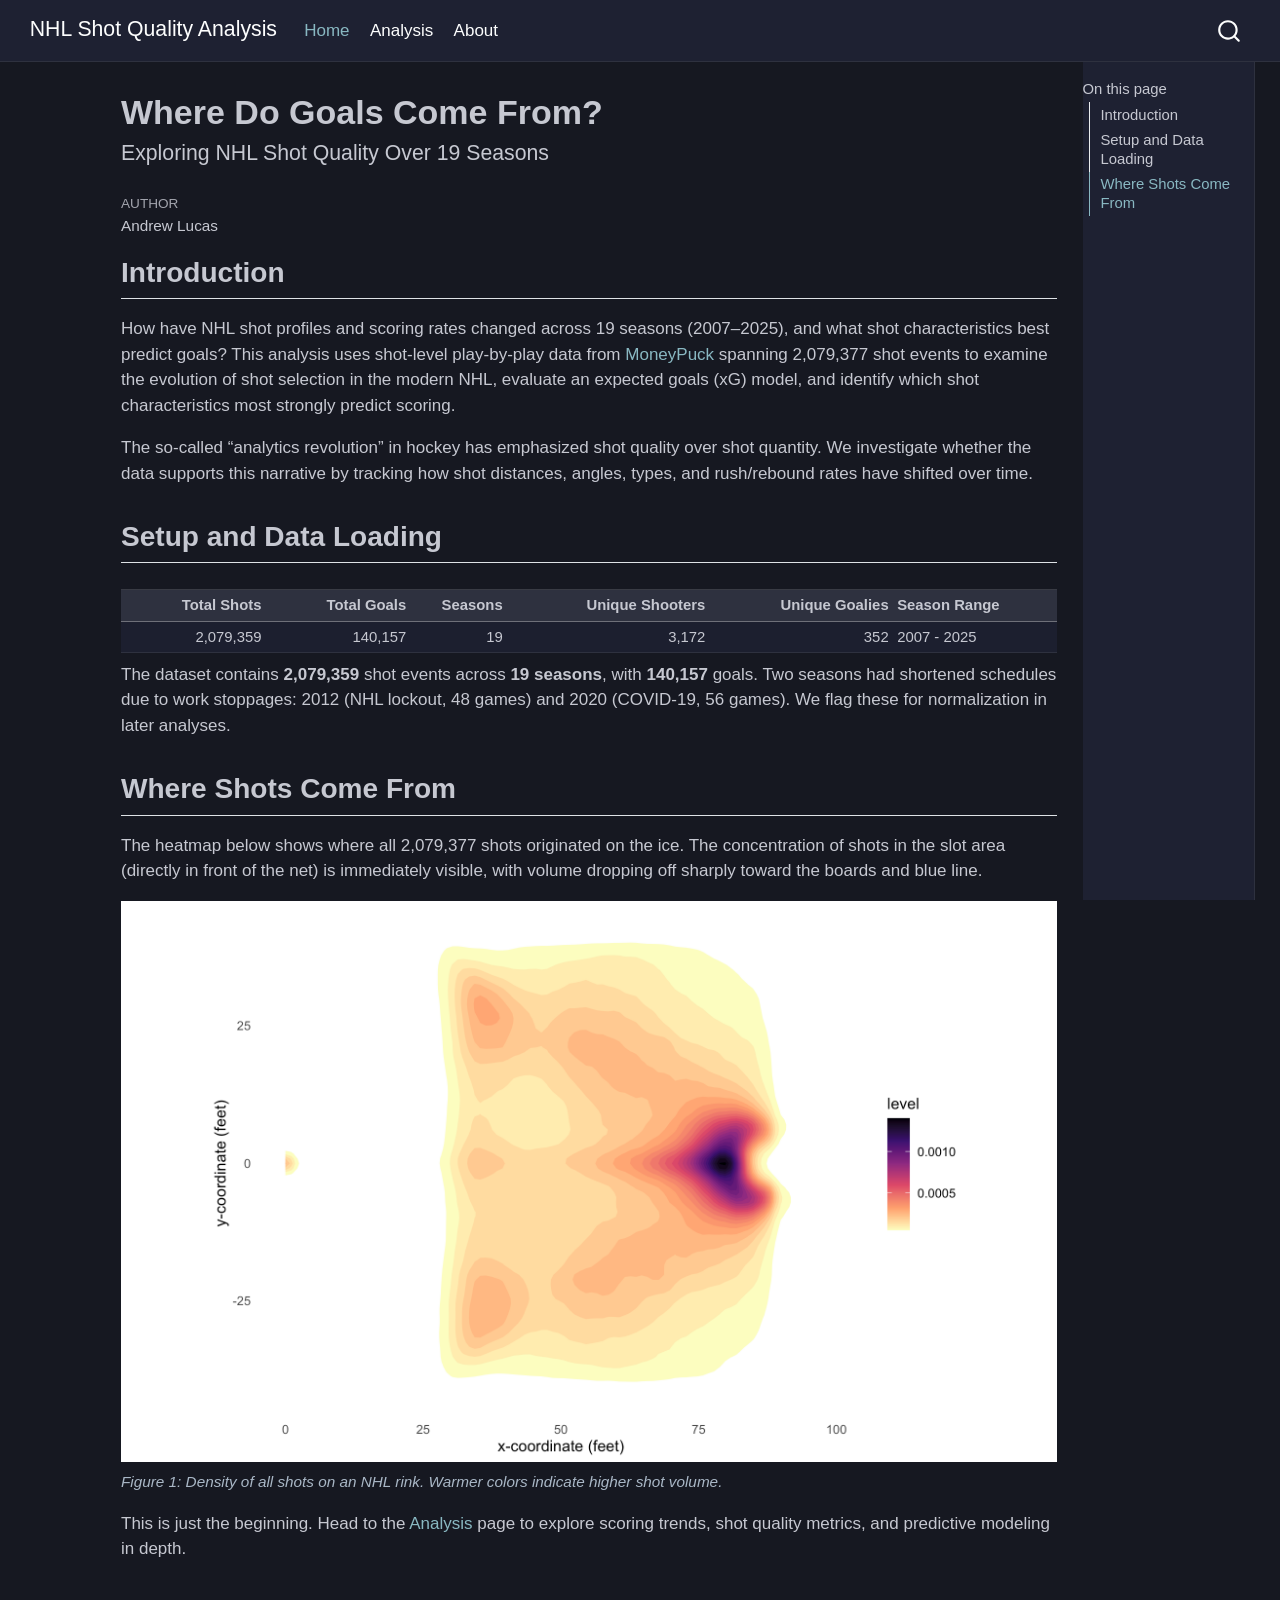
<file: index.html>
<!DOCTYPE html>
<html xmlns="http://www.w3.org/1999/xhtml" lang="en" xml:lang="en"><head>

<meta charset="utf-8">
<meta name="generator" content="quarto-1.10.18">

<meta name="viewport" content="width=device-width, initial-scale=1.0, user-scalable=yes">

<meta name="author" content="Andrew Lucas">

<title>Where Do Goals Come From? – NHL Shot Quality Analysis</title>
<style>
/* Default styles provided by pandoc.
** See https://pandoc.org/MANUAL.html#variables-for-html for config info.
*/
span.smallcaps{font-variant: small-caps;}
div.columns{display: flex; gap: 1.5em;}
div.column{flex: auto;}
@media screen {
div.columns{gap: min(4vw, 1.5em);}
div.column{overflow-x: auto;}
}
div.hanging-indent{margin-left: 1.5em; text-indent: -1.5em;}
ul.task-list{list-style: none;}
ul.task-list li input[type="checkbox"] {
  width: 0.8em;
  margin: 0 0.8em 0.2em -1em; /* quarto-specific, see https://github.com/quarto-dev/quarto-cli/issues/4556 */ 
  vertical-align: middle;
}
</style>


<script src="site_libs/quarto-nav/quarto-nav.js"></script>
<script src="site_libs/quarto-nav/headroom.min.js"></script>
<script src="site_libs/clipboard/clipboard.min.js"></script>
<script src="site_libs/quarto-search/autocomplete.umd.js"></script>
<script src="site_libs/quarto-search/fuse.min.js"></script>
<script src="site_libs/quarto-search/quarto-search.js"></script>
<meta name="quarto:offset" content="./">
<script src="site_libs/quarto-html/quarto.js" type="module"></script>
<script src="site_libs/quarto-html/tabsets/tabsets.js" type="module"></script>
<script src="site_libs/quarto-html/popper.min.js"></script>
<script src="site_libs/quarto-html/tippy.umd.min.js"></script>
<script src="site_libs/quarto-html/anchor.min.js"></script>
<link href="site_libs/quarto-html/tippy.css" rel="stylesheet">
<link href="site_libs/quarto-html/quarto-syntax-highlighting-dark-1205803370897e9fcbd28155550c65da.css" rel="stylesheet" id="quarto-text-highlighting-styles">
<script src="site_libs/bootstrap/bootstrap.min.js"></script>
<link href="site_libs/bootstrap/bootstrap-icons.css" rel="stylesheet">
<link href="site_libs/bootstrap/bootstrap-83463aedb39391941b21787223d32942.min.css" rel="stylesheet" append-hash="true" id="quarto-bootstrap" data-mode="dark">
<script id="quarto-search-options" type="application/json">{
  "location": "navbar",
  "copy-button": false,
  "collapse-after": 3,
  "panel-placement": "end",
  "type": "overlay",
  "limit": 50,
  "keyboard-shortcut": [
    "f",
    "/",
    "s"
  ],
  "show-item-context": false,
  "language": {
    "search-no-results-text": "No results",
    "search-matching-documents-text": "matching documents",
    "search-copy-link-title": "Copy link to search",
    "search-hide-matches-text": "Hide additional matches",
    "search-more-match-text": "more match in this document",
    "search-more-matches-text": "more matches in this document",
    "search-clear-button-title": "Clear",
    "search-text-placeholder": "",
    "search-detached-cancel-button-title": "Cancel",
    "search-submit-button-title": "Submit",
    "search-label": "Search"
  }
}</script>


<link rel="stylesheet" href="styles.css">
</head>

<body class="nav-fixed quarto-light">

<div id="quarto-search-results"></div>
  <header id="quarto-header" class="headroom fixed-top">
    <nav class="navbar navbar-expand-lg " data-bs-theme="dark">
      <div class="navbar-container container-fluid">
      <div class="navbar-brand-container mx-auto">
    <a class="navbar-brand" href="./index.html">
    <span class="navbar-title">NHL Shot Quality Analysis</span>
    </a>
  </div>
            <div id="quarto-search" class="" title="Search"></div>
          <button class="navbar-toggler" type="button" data-bs-toggle="collapse" data-bs-target="#navbarCollapse" aria-controls="navbarCollapse" role="menu" aria-expanded="false" aria-label="Toggle navigation" onclick="if (window.quartoToggleHeadroom) { window.quartoToggleHeadroom(); }">
  <span class="navbar-toggler-icon"></span>
</button>
          <div class="collapse navbar-collapse" id="navbarCollapse">
            <ul class="navbar-nav navbar-nav-scroll me-auto">
  <li class="nav-item">
    <a class="nav-link active" href="./index.html" aria-current="page"> 
<span class="menu-text">Home</span></a>
  </li>  
  <li class="nav-item">
    <a class="nav-link" href="./analysis.html"> 
<span class="menu-text">Analysis</span></a>
  </li>  
  <li class="nav-item">
    <a class="nav-link" href="./about.html"> 
<span class="menu-text">About</span></a>
  </li>  
</ul>
          </div> <!-- /navcollapse -->
            <div class="quarto-navbar-tools">
</div>
      </div> <!-- /container-fluid -->
    </nav>
</header>
<!-- content -->
<div id="quarto-content" class="quarto-container page-columns page-rows-contents page-layout-article page-navbar">
<!-- sidebar -->
<!-- margin-sidebar -->
    <div id="quarto-margin-sidebar" class="sidebar margin-sidebar">
        <nav id="TOC" role="doc-toc" class="toc-active">
    <h2 id="toc-title">On this page</h2>
   
  <ul>
  <li><a href="#introduction" id="toc-introduction" class="nav-link active" data-scroll-target="#introduction">Introduction</a></li>
  <li><a href="#setup-and-data-loading" id="toc-setup-and-data-loading" class="nav-link" data-scroll-target="#setup-and-data-loading">Setup and Data Loading</a></li>
  <li><a href="#where-shots-come-from" id="toc-where-shots-come-from" class="nav-link" data-scroll-target="#where-shots-come-from">Where Shots Come From</a></li>
  </ul>
</nav>
    </div>
<!-- main -->
<main class="content" id="quarto-document-content">

<header id="title-block-header" class="quarto-title-block default">
<div class="quarto-title">
<h1 class="title">Where Do Goals Come From?</h1>
<p class="subtitle lead">Exploring NHL Shot Quality Over 19 Seasons</p>
</div>



<div class="quarto-title-meta">

    <div>
    <div class="quarto-title-meta-heading">Author</div>
    <div class="quarto-title-meta-contents">
             <p>Andrew Lucas </p>
          </div>
  </div>
    
  
    
  </div>
  


</header>


<section id="introduction" class="level2">
<h2 class="anchored" data-anchor-id="introduction">Introduction</h2>
<p>How have NHL shot profiles and scoring rates changed across 19 seasons (2007–2025), and what shot characteristics best predict goals? This analysis uses shot-level play-by-play data from <a href="https://moneypuck.com/data.htm">MoneyPuck</a> spanning 2,079,377 shot events to examine the evolution of shot selection in the modern NHL, evaluate an expected goals (xG) model, and identify which shot characteristics most strongly predict scoring.</p>
<p>The so-called “analytics revolution” in hockey has emphasized shot quality over shot quantity. We investigate whether the data supports this narrative by tracking how shot distances, angles, types, and rush/rebound rates have shifted over time.</p>
</section>
<section id="setup-and-data-loading" class="level2">
<h2 class="anchored" data-anchor-id="setup-and-data-loading">Setup and Data Loading</h2>
<div class="cell">
<div class="cell-output-display">
<table class="caption-top table table-sm table-striped small">
<colgroup>
<col style="width: 15%">
<col style="width: 15%">
<col style="width: 10%">
<col style="width: 21%">
<col style="width: 19%">
<col style="width: 17%">
</colgroup>
<thead>
<tr class="header">
<th style="text-align: right;">Total Shots</th>
<th style="text-align: right;">Total Goals</th>
<th style="text-align: right;">Seasons</th>
<th style="text-align: right;">Unique Shooters</th>
<th style="text-align: right;">Unique Goalies</th>
<th style="text-align: left;">Season Range</th>
</tr>
</thead>
<tbody>
<tr class="odd">
<td style="text-align: right;">2,079,359</td>
<td style="text-align: right;">140,157</td>
<td style="text-align: right;">19</td>
<td style="text-align: right;">3,172</td>
<td style="text-align: right;">352</td>
<td style="text-align: left;">2007 - 2025</td>
</tr>
</tbody>
</table>
</div>
</div>
<p>The dataset contains <strong>2,079,359</strong> shot events across <strong>19 seasons</strong>, with <strong>140,157</strong> goals. Two seasons had shortened schedules due to work stoppages: 2012 (NHL lockout, 48 games) and 2020 (COVID-19, 56 games). We flag these for normalization in later analyses.</p>
</section>
<section id="where-shots-come-from" class="level2">
<h2 class="anchored" data-anchor-id="where-shots-come-from">Where Shots Come From</h2>
<p>The heatmap below shows where all 2,079,377 shots originated on the ice. The concentration of shots in the slot area (directly in front of the net) is immediately visible, with volume dropping off sharply toward the boards and blue line.</p>
<div class="cell">
<div class="cell-output-display">
<div id="fig-shot-heatmap" class="quarto-float quarto-figure quarto-figure-center anchored">
<figure class="quarto-float quarto-float-fig figure">
<div aria-describedby="fig-shot-heatmap-caption-0ceaefa1-69ba-4598-a22c-09a6ac19f8ca">
<img src="index_files/figure-html/fig-shot-heatmap-1.png" class="img-fluid figure-img" width="960">
</div>
<figcaption class="quarto-float-caption-bottom quarto-float-caption quarto-float-fig" id="fig-shot-heatmap-caption-0ceaefa1-69ba-4598-a22c-09a6ac19f8ca">
Figure&nbsp;1: Density of all shots on an NHL rink. Warmer colors indicate higher shot volume.
</figcaption>
</figure>
</div>
</div>
</div>
<p>This is just the beginning. Head to the <a href="./analysis.html">Analysis</a> page to explore scoring trends, shot quality metrics, and predictive modeling in depth.</p>


</section>

</main> <!-- /main -->
<script id="quarto-html-after-body" type="application/javascript">
  window.document.addEventListener("DOMContentLoaded", function (event) {
    const icon = "";
    const anchorJS = new window.AnchorJS();
    anchorJS.options = {
      placement: 'right',
      icon: icon
    };
    anchorJS.add('.anchored');
    const isCodeAnnotation = (el) => {
      for (const clz of el.classList) {
        if (clz.startsWith('code-annotation-')) {                     
          return true;
        }
      }
      return false;
    }
    const onCopySuccess = function(e) {
      // button target
      const button = e.trigger;
      // don't keep focus
      button.blur();
      // flash "checked"
      button.classList.add('code-copy-button-checked');
      var currentTitle = button.getAttribute("title");
      button.setAttribute("title", "Copied!");
      let tooltip;
      if (window.bootstrap) {
        button.setAttribute("data-bs-toggle", "tooltip");
        button.setAttribute("data-bs-placement", "left");
        button.setAttribute("data-bs-title", "Copied!");
        tooltip = new bootstrap.Tooltip(button, 
          { trigger: "manual", 
            customClass: "code-copy-button-tooltip",
            offset: [0, -8]});
        tooltip.show();    
      }
      setTimeout(function() {
        if (tooltip) {
          tooltip.hide();
          button.removeAttribute("data-bs-title");
          button.removeAttribute("data-bs-toggle");
          button.removeAttribute("data-bs-placement");
        }
        button.setAttribute("title", currentTitle);
        button.classList.remove('code-copy-button-checked');
      }, 1000);
      // clear code selection
      e.clearSelection();
    }
    const getTextToCopy = function(trigger) {
      const outerScaffold = trigger.parentElement.cloneNode(true);
      const codeEl = outerScaffold.querySelector('code');
      for (const childEl of codeEl.children) {
        if (isCodeAnnotation(childEl)) {
          childEl.remove();
        }
      }
      return codeEl.innerText;
    }
    const clipboard = new window.ClipboardJS('.code-copy-button:not([data-in-quarto-modal])', {
      text: getTextToCopy
    });
    clipboard.on('success', onCopySuccess);
    if (window.document.getElementById('quarto-embedded-source-code-modal')) {
      const clipboardModal = new window.ClipboardJS('.code-copy-button[data-in-quarto-modal]', {
        text: getTextToCopy,
        container: window.document.getElementById('quarto-embedded-source-code-modal')
      });
      clipboardModal.on('success', onCopySuccess);
    }
      var localhostRegex = new RegExp(/^(?:http|https):\/\/localhost\:?[0-9]*\//);
      var mailtoRegex = new RegExp(/^mailto:/);
        var filterRegex = new RegExp("https:\/\/SaladClimbing\.github\.io\/Milestone-4\/");
      var isInternal = (href) => {
          return filterRegex.test(href) || localhostRegex.test(href) || mailtoRegex.test(href);
      }
      // Inspect non-navigation links and adorn them if external
     var links = window.document.querySelectorAll('a[href]:not(.nav-link):not(.navbar-brand):not(.toc-action):not(.sidebar-link):not(.sidebar-item-toggle):not(.pagination-link):not(.no-external):not([aria-hidden]):not(.dropdown-item):not(.quarto-navigation-tool):not(.about-link)');
      for (var i=0; i<links.length; i++) {
        const link = links[i];
        if (!isInternal(link.href)) {
          // undo the damage that might have been done by quarto-nav.js in the case of
          // links that we want to consider external
          if (link.dataset.originalHref !== undefined) {
            link.href = link.dataset.originalHref;
          }
        }
      }
    function tippyHover(el, contentFn, onTriggerFn, onUntriggerFn) {
      const config = {
        allowHTML: true,
        maxWidth: 500,
        delay: 100,
        arrow: false,
        appendTo: function(el) {
            return el.parentElement;
        },
        interactive: true,
        interactiveBorder: 10,
        theme: 'quarto',
        placement: 'bottom-start',
      };
      if (contentFn) {
        config.content = contentFn;
      }
      if (onTriggerFn) {
        config.onTrigger = onTriggerFn;
      }
      if (onUntriggerFn) {
        config.onUntrigger = onUntriggerFn;
      }
      window.tippy(el, config); 
    }
    const noterefs = window.document.querySelectorAll('a[role="doc-noteref"]');
    for (var i=0; i<noterefs.length; i++) {
      const ref = noterefs[i];
      tippyHover(ref, function() {
        // use id or data attribute instead here
        let href = ref.getAttribute('data-footnote-href') || ref.getAttribute('href');
        try { href = new URL(href).hash; } catch {}
        const id = href.replace(/^#\/?/, "");
        const note = window.document.getElementById(id);
        if (note) {
          return note.innerHTML;
        } else {
          return "";
        }
      });
    }
    const xrefs = window.document.querySelectorAll('a.quarto-xref');
    const processXRef = (id, note) => {
      // Strip column container classes
      const stripColumnClz = (el) => {
        el.classList.remove("page-full", "page-columns");
        if (el.children) {
          for (const child of el.children) {
            stripColumnClz(child);
          }
        }
      }
      stripColumnClz(note)
      if (id === null || id.startsWith('sec-')) {
        // Special case sections, only their first couple elements
        const container = document.createElement("div");
        if (note.children && note.children.length > 2) {
          container.appendChild(note.children[0].cloneNode(true));
          for (let i = 1; i < note.children.length; i++) {
            const child = note.children[i];
            if (child.tagName === "P" && child.innerText === "") {
              continue;
            } else {
              container.appendChild(child.cloneNode(true));
              break;
            }
          }
          if (window.Quarto?.typesetMath) {
            window.Quarto.typesetMath(container);
          }
          return container.innerHTML
        } else {
          if (window.Quarto?.typesetMath) {
            window.Quarto.typesetMath(note);
          }
          return note.innerHTML;
        }
      } else {
        // Remove any anchor links if they are present
        const anchorLink = note.querySelector('a.anchorjs-link');
        if (anchorLink) {
          anchorLink.remove();
        }
        if (window.Quarto?.typesetMath) {
          window.Quarto.typesetMath(note);
        }
        if (note.classList.contains("callout")) {
          return note.outerHTML;
        } else {
          return note.innerHTML;
        }
      }
    }
    for (var i=0; i<xrefs.length; i++) {
      const xref = xrefs[i];
      tippyHover(xref, undefined, function(instance) {
        instance.disable();
        let url = xref.getAttribute('href');
        let hash = undefined; 
        if (url.startsWith('#')) {
          hash = url;
        } else {
          try { hash = new URL(url).hash; } catch {}
        }
        if (hash) {
          const id = hash.replace(/^#\/?/, "");
          const note = window.document.getElementById(id);
          if (note !== null) {
            try {
              const html = processXRef(id, note.cloneNode(true));
              instance.setContent(html);
            } finally {
              instance.enable();
              instance.show();
            }
          } else {
            // See if we can fetch this
            fetch(url.split('#')[0])
            .then(res => res.text())
            .then(html => {
              const parser = new DOMParser();
              const htmlDoc = parser.parseFromString(html, "text/html");
              const note = htmlDoc.getElementById(id);
              if (note !== null) {
                const html = processXRef(id, note);
                instance.setContent(html);
              } 
            }).finally(() => {
              instance.enable();
              instance.show();
            });
          }
        } else {
          // See if we can fetch a full url (with no hash to target)
          // This is a special case and we should probably do some content thinning / targeting
          fetch(url)
          .then(res => res.text())
          .then(html => {
            const parser = new DOMParser();
            const htmlDoc = parser.parseFromString(html, "text/html");
            const note = htmlDoc.querySelector('main.content');
            if (note !== null) {
              // This should only happen for chapter cross references
              // (since there is no id in the URL)
              // remove the first header
              if (note.children.length > 0 && note.children[0].tagName === "HEADER") {
                note.children[0].remove();
              }
              const html = processXRef(null, note);
              instance.setContent(html);
            } 
          }).finally(() => {
            instance.enable();
            instance.show();
          });
        }
      }, function(instance) {
      });
    }
        let selectedAnnoteEl;
        const selectorForAnnotation = ( cell, annotation) => {
          let cellAttr = 'data-code-cell="' + cell + '"';
          let lineAttr = 'data-code-annotation="' +  annotation + '"';
          const selector = 'span[' + cellAttr + '][' + lineAttr + ']';
          return selector;
        }
        const selectCodeLines = (annoteEl) => {
          const doc = window.document;
          const targetCell = annoteEl.getAttribute("data-target-cell");
          const targetAnnotation = annoteEl.getAttribute("data-target-annotation");
          const annoteSpan = window.document.querySelector(selectorForAnnotation(targetCell, targetAnnotation));
          const lines = annoteSpan.getAttribute("data-code-lines").split(",");
          const lineIds = lines.map((line) => {
            return targetCell + "-" + line;
          })
          let top = null;
          let height = null;
          let parent = null;
          if (lineIds.length > 0) {
              //compute the position of the single el (top and bottom and make a div)
              const el = window.document.getElementById(lineIds[0]);
              top = el.offsetTop;
              height = el.offsetHeight;
              parent = el.parentElement.parentElement;
            if (lineIds.length > 1) {
              const lastEl = window.document.getElementById(lineIds[lineIds.length - 1]);
              const bottom = lastEl.offsetTop + lastEl.offsetHeight;
              height = bottom - top;
            }
            if (top !== null && height !== null && parent !== null) {
              // cook up a div (if necessary) and position it 
              let div = window.document.getElementById("code-annotation-line-highlight");
              if (div === null) {
                div = window.document.createElement("div");
                div.setAttribute("id", "code-annotation-line-highlight");
                div.style.position = 'absolute';
                parent.appendChild(div);
              }
              div.style.top = top - 2 + "px";
              div.style.height = height + 4 + "px";
              div.style.left = 0;
              let gutterDiv = window.document.getElementById("code-annotation-line-highlight-gutter");
              if (gutterDiv === null) {
                gutterDiv = window.document.createElement("div");
                gutterDiv.setAttribute("id", "code-annotation-line-highlight-gutter");
                gutterDiv.style.position = 'absolute';
                const codeCell = window.document.getElementById(targetCell);
                const gutter = codeCell.querySelector('.code-annotation-gutter');
                gutter.appendChild(gutterDiv);
              }
              gutterDiv.style.top = top - 2 + "px";
              gutterDiv.style.height = height + 4 + "px";
            }
            selectedAnnoteEl = annoteEl;
          }
        };
        const unselectCodeLines = () => {
          const elementsIds = ["code-annotation-line-highlight", "code-annotation-line-highlight-gutter"];
          elementsIds.forEach((elId) => {
            const div = window.document.getElementById(elId);
            if (div) {
              div.remove();
            }
          });
          selectedAnnoteEl = undefined;
        };
          // Handle positioning of the toggle
      window.addEventListener(
        "resize",
        throttle(() => {
          elRect = undefined;
          if (selectedAnnoteEl) {
            selectCodeLines(selectedAnnoteEl);
          }
        }, 10)
      );
      function throttle(fn, ms) {
      let throttle = false;
      let timer;
        return (...args) => {
          if(!throttle) { // first call gets through
              fn.apply(this, args);
              throttle = true;
          } else { // all the others get throttled
              if(timer) clearTimeout(timer); // cancel #2
              timer = setTimeout(() => {
                fn.apply(this, args);
                timer = throttle = false;
              }, ms);
          }
        };
      }
        // Attach click handler to the DT
        const annoteDls = window.document.querySelectorAll('dt[data-target-cell]');
        for (const annoteDlNode of annoteDls) {
          annoteDlNode.addEventListener('click', (event) => {
            const clickedEl = event.target;
            if (clickedEl !== selectedAnnoteEl) {
              unselectCodeLines();
              const activeEl = window.document.querySelector('dt[data-target-cell].code-annotation-active');
              if (activeEl) {
                activeEl.classList.remove('code-annotation-active');
              }
              selectCodeLines(clickedEl);
              clickedEl.classList.add('code-annotation-active');
            } else {
              // Unselect the line
              unselectCodeLines();
              clickedEl.classList.remove('code-annotation-active');
            }
          });
        }
    const findCites = (el) => {
      const parentEl = el.parentElement;
      if (parentEl) {
        const cites = parentEl.dataset.cites;
        if (cites) {
          return {
            el,
            cites: cites.split(' ')
          };
        } else {
          return findCites(el.parentElement)
        }
      } else {
        return undefined;
      }
    };
    var bibliorefs = window.document.querySelectorAll('a[role="doc-biblioref"]');
    for (var i=0; i<bibliorefs.length; i++) {
      const ref = bibliorefs[i];
      const citeInfo = findCites(ref);
      if (citeInfo) {
        tippyHover(citeInfo.el, function() {
          var popup = window.document.createElement('div');
          citeInfo.cites.forEach(function(cite) {
            var citeDiv = window.document.createElement('div');
            citeDiv.classList.add('hanging-indent');
            citeDiv.classList.add('csl-entry');
            var biblioDiv = window.document.getElementById('ref-' + cite);
            if (biblioDiv) {
              citeDiv.innerHTML = biblioDiv.innerHTML;
            }
            popup.appendChild(citeDiv);
          });
          return popup.innerHTML;
        });
      }
    }
  });
  </script>
</div> <!-- /content -->




</body></html>
</file>
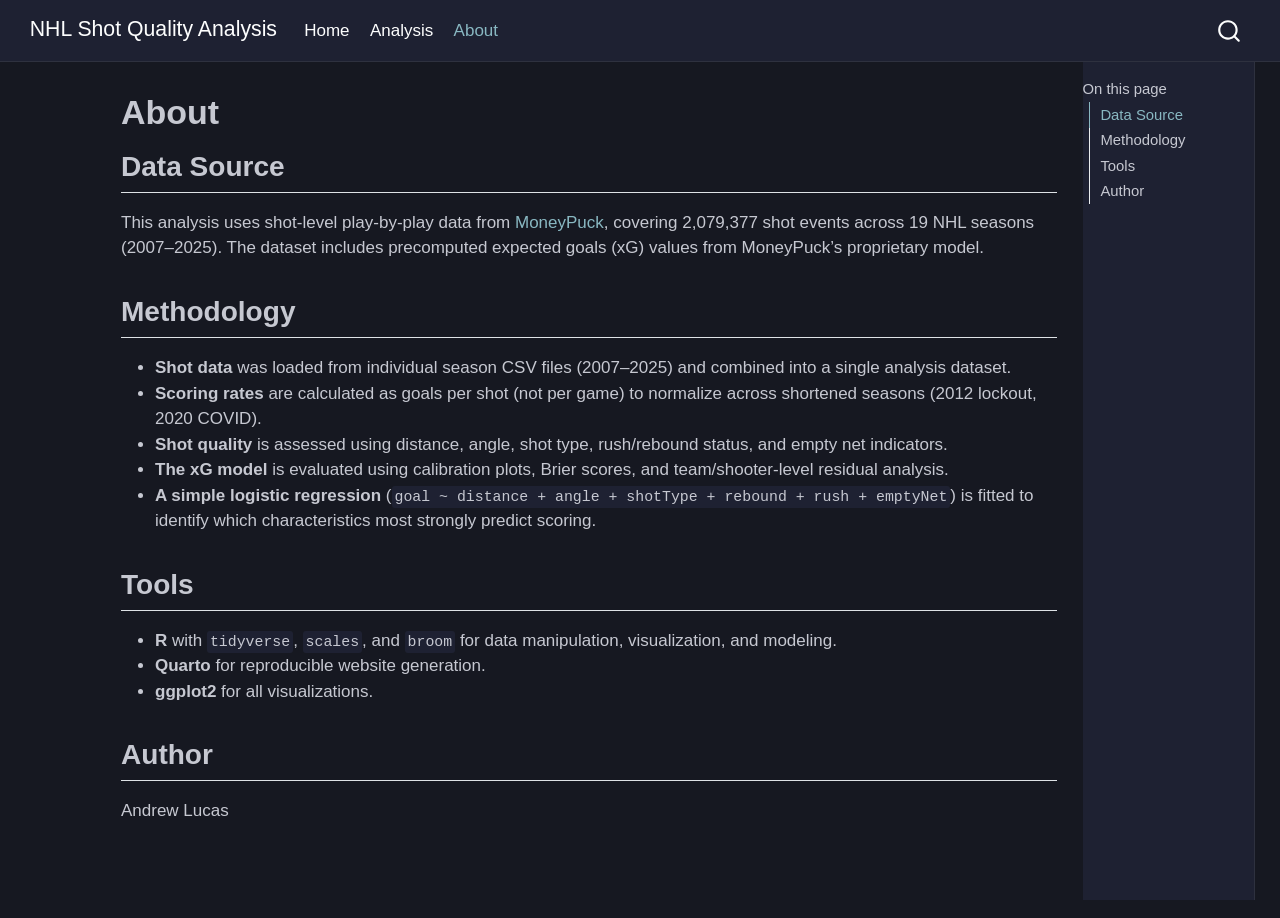
<file: about.html>
<!DOCTYPE html>
<html xmlns="http://www.w3.org/1999/xhtml" lang="en" xml:lang="en"><head>

<meta charset="utf-8">
<meta name="generator" content="quarto-1.10.18">

<meta name="viewport" content="width=device-width, initial-scale=1.0, user-scalable=yes">


<title>About – NHL Shot Quality Analysis</title>
<style>
/* Default styles provided by pandoc.
** See https://pandoc.org/MANUAL.html#variables-for-html for config info.
*/
span.smallcaps{font-variant: small-caps;}
div.columns{display: flex; gap: 1.5em;}
div.column{flex: auto;}
@media screen {
div.columns{gap: min(4vw, 1.5em);}
div.column{overflow-x: auto;}
}
div.hanging-indent{margin-left: 1.5em; text-indent: -1.5em;}
ul.task-list{list-style: none;}
ul.task-list li input[type="checkbox"] {
  width: 0.8em;
  margin: 0 0.8em 0.2em -1em; /* quarto-specific, see https://github.com/quarto-dev/quarto-cli/issues/4556 */ 
  vertical-align: middle;
}
</style>


<script src="site_libs/quarto-nav/quarto-nav.js"></script>
<script src="site_libs/quarto-nav/headroom.min.js"></script>
<script src="site_libs/clipboard/clipboard.min.js"></script>
<script src="site_libs/quarto-search/autocomplete.umd.js"></script>
<script src="site_libs/quarto-search/fuse.min.js"></script>
<script src="site_libs/quarto-search/quarto-search.js"></script>
<meta name="quarto:offset" content="./">
<script src="site_libs/quarto-html/quarto.js" type="module"></script>
<script src="site_libs/quarto-html/tabsets/tabsets.js" type="module"></script>
<script src="site_libs/quarto-html/popper.min.js"></script>
<script src="site_libs/quarto-html/tippy.umd.min.js"></script>
<script src="site_libs/quarto-html/anchor.min.js"></script>
<link href="site_libs/quarto-html/tippy.css" rel="stylesheet">
<link href="site_libs/quarto-html/quarto-syntax-highlighting-dark-1205803370897e9fcbd28155550c65da.css" rel="stylesheet" id="quarto-text-highlighting-styles">
<script src="site_libs/bootstrap/bootstrap.min.js"></script>
<link href="site_libs/bootstrap/bootstrap-icons.css" rel="stylesheet">
<link href="site_libs/bootstrap/bootstrap-83463aedb39391941b21787223d32942.min.css" rel="stylesheet" append-hash="true" id="quarto-bootstrap" data-mode="dark">
<script id="quarto-search-options" type="application/json">{
  "location": "navbar",
  "copy-button": false,
  "collapse-after": 3,
  "panel-placement": "end",
  "type": "overlay",
  "limit": 50,
  "keyboard-shortcut": [
    "f",
    "/",
    "s"
  ],
  "show-item-context": false,
  "language": {
    "search-no-results-text": "No results",
    "search-matching-documents-text": "matching documents",
    "search-copy-link-title": "Copy link to search",
    "search-hide-matches-text": "Hide additional matches",
    "search-more-match-text": "more match in this document",
    "search-more-matches-text": "more matches in this document",
    "search-clear-button-title": "Clear",
    "search-text-placeholder": "",
    "search-detached-cancel-button-title": "Cancel",
    "search-submit-button-title": "Submit",
    "search-label": "Search"
  }
}</script>


<link rel="stylesheet" href="styles.css">
</head>

<body class="nav-fixed quarto-light">

<div id="quarto-search-results"></div>
  <header id="quarto-header" class="headroom fixed-top">
    <nav class="navbar navbar-expand-lg " data-bs-theme="dark">
      <div class="navbar-container container-fluid">
      <div class="navbar-brand-container mx-auto">
    <a class="navbar-brand" href="./index.html">
    <span class="navbar-title">NHL Shot Quality Analysis</span>
    </a>
  </div>
            <div id="quarto-search" class="" title="Search"></div>
          <button class="navbar-toggler" type="button" data-bs-toggle="collapse" data-bs-target="#navbarCollapse" aria-controls="navbarCollapse" role="menu" aria-expanded="false" aria-label="Toggle navigation" onclick="if (window.quartoToggleHeadroom) { window.quartoToggleHeadroom(); }">
  <span class="navbar-toggler-icon"></span>
</button>
          <div class="collapse navbar-collapse" id="navbarCollapse">
            <ul class="navbar-nav navbar-nav-scroll me-auto">
  <li class="nav-item">
    <a class="nav-link" href="./index.html"> 
<span class="menu-text">Home</span></a>
  </li>  
  <li class="nav-item">
    <a class="nav-link" href="./analysis.html"> 
<span class="menu-text">Analysis</span></a>
  </li>  
  <li class="nav-item">
    <a class="nav-link active" href="./about.html" aria-current="page"> 
<span class="menu-text">About</span></a>
  </li>  
</ul>
          </div> <!-- /navcollapse -->
            <div class="quarto-navbar-tools">
</div>
      </div> <!-- /container-fluid -->
    </nav>
</header>
<!-- content -->
<div id="quarto-content" class="quarto-container page-columns page-rows-contents page-layout-article page-navbar">
<!-- sidebar -->
<!-- margin-sidebar -->
    <div id="quarto-margin-sidebar" class="sidebar margin-sidebar">
        <nav id="TOC" role="doc-toc" class="toc-active">
    <h2 id="toc-title">On this page</h2>
   
  <ul>
  <li><a href="#data-source" id="toc-data-source" class="nav-link active" data-scroll-target="#data-source">Data Source</a></li>
  <li><a href="#methodology" id="toc-methodology" class="nav-link" data-scroll-target="#methodology">Methodology</a></li>
  <li><a href="#tools" id="toc-tools" class="nav-link" data-scroll-target="#tools">Tools</a></li>
  <li><a href="#author" id="toc-author" class="nav-link" data-scroll-target="#author">Author</a></li>
  </ul>
</nav>
    </div>
<!-- main -->
<main class="content" id="quarto-document-content">

<header id="title-block-header" class="quarto-title-block default">
<div class="quarto-title">
<h1 class="title">About</h1>
</div>



<div class="quarto-title-meta">

    
  
    
  </div>
  


</header>


<section id="data-source" class="level2">
<h2 class="anchored" data-anchor-id="data-source">Data Source</h2>
<p>This analysis uses shot-level play-by-play data from <a href="https://moneypuck.com/data.htm">MoneyPuck</a>, covering 2,079,377 shot events across 19 NHL seasons (2007–2025). The dataset includes precomputed expected goals (xG) values from MoneyPuck’s proprietary model.</p>
</section>
<section id="methodology" class="level2">
<h2 class="anchored" data-anchor-id="methodology">Methodology</h2>
<ul>
<li><strong>Shot data</strong> was loaded from individual season CSV files (2007–2025) and combined into a single analysis dataset.</li>
<li><strong>Scoring rates</strong> are calculated as goals per shot (not per game) to normalize across shortened seasons (2012 lockout, 2020 COVID).</li>
<li><strong>Shot quality</strong> is assessed using distance, angle, shot type, rush/rebound status, and empty net indicators.</li>
<li><strong>The xG model</strong> is evaluated using calibration plots, Brier scores, and team/shooter-level residual analysis.</li>
<li><strong>A simple logistic regression</strong> (<code>goal ~ distance + angle + shotType + rebound + rush + emptyNet</code>) is fitted to identify which characteristics most strongly predict scoring.</li>
</ul>
</section>
<section id="tools" class="level2">
<h2 class="anchored" data-anchor-id="tools">Tools</h2>
<ul>
<li><strong>R</strong> with <code>tidyverse</code>, <code>scales</code>, and <code>broom</code> for data manipulation, visualization, and modeling.</li>
<li><strong>Quarto</strong> for reproducible website generation.</li>
<li><strong>ggplot2</strong> for all visualizations.</li>
</ul>
</section>
<section id="author" class="level2">
<h2 class="anchored" data-anchor-id="author">Author</h2>
<p>Andrew Lucas</p>


</section>

</main> <!-- /main -->
<script id="quarto-html-after-body" type="application/javascript">
  window.document.addEventListener("DOMContentLoaded", function (event) {
    const icon = "";
    const anchorJS = new window.AnchorJS();
    anchorJS.options = {
      placement: 'right',
      icon: icon
    };
    anchorJS.add('.anchored');
    const isCodeAnnotation = (el) => {
      for (const clz of el.classList) {
        if (clz.startsWith('code-annotation-')) {                     
          return true;
        }
      }
      return false;
    }
    const onCopySuccess = function(e) {
      // button target
      const button = e.trigger;
      // don't keep focus
      button.blur();
      // flash "checked"
      button.classList.add('code-copy-button-checked');
      var currentTitle = button.getAttribute("title");
      button.setAttribute("title", "Copied!");
      let tooltip;
      if (window.bootstrap) {
        button.setAttribute("data-bs-toggle", "tooltip");
        button.setAttribute("data-bs-placement", "left");
        button.setAttribute("data-bs-title", "Copied!");
        tooltip = new bootstrap.Tooltip(button, 
          { trigger: "manual", 
            customClass: "code-copy-button-tooltip",
            offset: [0, -8]});
        tooltip.show();    
      }
      setTimeout(function() {
        if (tooltip) {
          tooltip.hide();
          button.removeAttribute("data-bs-title");
          button.removeAttribute("data-bs-toggle");
          button.removeAttribute("data-bs-placement");
        }
        button.setAttribute("title", currentTitle);
        button.classList.remove('code-copy-button-checked');
      }, 1000);
      // clear code selection
      e.clearSelection();
    }
    const getTextToCopy = function(trigger) {
      const outerScaffold = trigger.parentElement.cloneNode(true);
      const codeEl = outerScaffold.querySelector('code');
      for (const childEl of codeEl.children) {
        if (isCodeAnnotation(childEl)) {
          childEl.remove();
        }
      }
      return codeEl.innerText;
    }
    const clipboard = new window.ClipboardJS('.code-copy-button:not([data-in-quarto-modal])', {
      text: getTextToCopy
    });
    clipboard.on('success', onCopySuccess);
    if (window.document.getElementById('quarto-embedded-source-code-modal')) {
      const clipboardModal = new window.ClipboardJS('.code-copy-button[data-in-quarto-modal]', {
        text: getTextToCopy,
        container: window.document.getElementById('quarto-embedded-source-code-modal')
      });
      clipboardModal.on('success', onCopySuccess);
    }
      var localhostRegex = new RegExp(/^(?:http|https):\/\/localhost\:?[0-9]*\//);
      var mailtoRegex = new RegExp(/^mailto:/);
        var filterRegex = new RegExp("https:\/\/SaladClimbing\.github\.io\/Milestone-4\/");
      var isInternal = (href) => {
          return filterRegex.test(href) || localhostRegex.test(href) || mailtoRegex.test(href);
      }
      // Inspect non-navigation links and adorn them if external
     var links = window.document.querySelectorAll('a[href]:not(.nav-link):not(.navbar-brand):not(.toc-action):not(.sidebar-link):not(.sidebar-item-toggle):not(.pagination-link):not(.no-external):not([aria-hidden]):not(.dropdown-item):not(.quarto-navigation-tool):not(.about-link)');
      for (var i=0; i<links.length; i++) {
        const link = links[i];
        if (!isInternal(link.href)) {
          // undo the damage that might have been done by quarto-nav.js in the case of
          // links that we want to consider external
          if (link.dataset.originalHref !== undefined) {
            link.href = link.dataset.originalHref;
          }
        }
      }
    function tippyHover(el, contentFn, onTriggerFn, onUntriggerFn) {
      const config = {
        allowHTML: true,
        maxWidth: 500,
        delay: 100,
        arrow: false,
        appendTo: function(el) {
            return el.parentElement;
        },
        interactive: true,
        interactiveBorder: 10,
        theme: 'quarto',
        placement: 'bottom-start',
      };
      if (contentFn) {
        config.content = contentFn;
      }
      if (onTriggerFn) {
        config.onTrigger = onTriggerFn;
      }
      if (onUntriggerFn) {
        config.onUntrigger = onUntriggerFn;
      }
      window.tippy(el, config); 
    }
    const noterefs = window.document.querySelectorAll('a[role="doc-noteref"]');
    for (var i=0; i<noterefs.length; i++) {
      const ref = noterefs[i];
      tippyHover(ref, function() {
        // use id or data attribute instead here
        let href = ref.getAttribute('data-footnote-href') || ref.getAttribute('href');
        try { href = new URL(href).hash; } catch {}
        const id = href.replace(/^#\/?/, "");
        const note = window.document.getElementById(id);
        if (note) {
          return note.innerHTML;
        } else {
          return "";
        }
      });
    }
    const xrefs = window.document.querySelectorAll('a.quarto-xref');
    const processXRef = (id, note) => {
      // Strip column container classes
      const stripColumnClz = (el) => {
        el.classList.remove("page-full", "page-columns");
        if (el.children) {
          for (const child of el.children) {
            stripColumnClz(child);
          }
        }
      }
      stripColumnClz(note)
      if (id === null || id.startsWith('sec-')) {
        // Special case sections, only their first couple elements
        const container = document.createElement("div");
        if (note.children && note.children.length > 2) {
          container.appendChild(note.children[0].cloneNode(true));
          for (let i = 1; i < note.children.length; i++) {
            const child = note.children[i];
            if (child.tagName === "P" && child.innerText === "") {
              continue;
            } else {
              container.appendChild(child.cloneNode(true));
              break;
            }
          }
          if (window.Quarto?.typesetMath) {
            window.Quarto.typesetMath(container);
          }
          return container.innerHTML
        } else {
          if (window.Quarto?.typesetMath) {
            window.Quarto.typesetMath(note);
          }
          return note.innerHTML;
        }
      } else {
        // Remove any anchor links if they are present
        const anchorLink = note.querySelector('a.anchorjs-link');
        if (anchorLink) {
          anchorLink.remove();
        }
        if (window.Quarto?.typesetMath) {
          window.Quarto.typesetMath(note);
        }
        if (note.classList.contains("callout")) {
          return note.outerHTML;
        } else {
          return note.innerHTML;
        }
      }
    }
    for (var i=0; i<xrefs.length; i++) {
      const xref = xrefs[i];
      tippyHover(xref, undefined, function(instance) {
        instance.disable();
        let url = xref.getAttribute('href');
        let hash = undefined; 
        if (url.startsWith('#')) {
          hash = url;
        } else {
          try { hash = new URL(url).hash; } catch {}
        }
        if (hash) {
          const id = hash.replace(/^#\/?/, "");
          const note = window.document.getElementById(id);
          if (note !== null) {
            try {
              const html = processXRef(id, note.cloneNode(true));
              instance.setContent(html);
            } finally {
              instance.enable();
              instance.show();
            }
          } else {
            // See if we can fetch this
            fetch(url.split('#')[0])
            .then(res => res.text())
            .then(html => {
              const parser = new DOMParser();
              const htmlDoc = parser.parseFromString(html, "text/html");
              const note = htmlDoc.getElementById(id);
              if (note !== null) {
                const html = processXRef(id, note);
                instance.setContent(html);
              } 
            }).finally(() => {
              instance.enable();
              instance.show();
            });
          }
        } else {
          // See if we can fetch a full url (with no hash to target)
          // This is a special case and we should probably do some content thinning / targeting
          fetch(url)
          .then(res => res.text())
          .then(html => {
            const parser = new DOMParser();
            const htmlDoc = parser.parseFromString(html, "text/html");
            const note = htmlDoc.querySelector('main.content');
            if (note !== null) {
              // This should only happen for chapter cross references
              // (since there is no id in the URL)
              // remove the first header
              if (note.children.length > 0 && note.children[0].tagName === "HEADER") {
                note.children[0].remove();
              }
              const html = processXRef(null, note);
              instance.setContent(html);
            } 
          }).finally(() => {
            instance.enable();
            instance.show();
          });
        }
      }, function(instance) {
      });
    }
        let selectedAnnoteEl;
        const selectorForAnnotation = ( cell, annotation) => {
          let cellAttr = 'data-code-cell="' + cell + '"';
          let lineAttr = 'data-code-annotation="' +  annotation + '"';
          const selector = 'span[' + cellAttr + '][' + lineAttr + ']';
          return selector;
        }
        const selectCodeLines = (annoteEl) => {
          const doc = window.document;
          const targetCell = annoteEl.getAttribute("data-target-cell");
          const targetAnnotation = annoteEl.getAttribute("data-target-annotation");
          const annoteSpan = window.document.querySelector(selectorForAnnotation(targetCell, targetAnnotation));
          const lines = annoteSpan.getAttribute("data-code-lines").split(",");
          const lineIds = lines.map((line) => {
            return targetCell + "-" + line;
          })
          let top = null;
          let height = null;
          let parent = null;
          if (lineIds.length > 0) {
              //compute the position of the single el (top and bottom and make a div)
              const el = window.document.getElementById(lineIds[0]);
              top = el.offsetTop;
              height = el.offsetHeight;
              parent = el.parentElement.parentElement;
            if (lineIds.length > 1) {
              const lastEl = window.document.getElementById(lineIds[lineIds.length - 1]);
              const bottom = lastEl.offsetTop + lastEl.offsetHeight;
              height = bottom - top;
            }
            if (top !== null && height !== null && parent !== null) {
              // cook up a div (if necessary) and position it 
              let div = window.document.getElementById("code-annotation-line-highlight");
              if (div === null) {
                div = window.document.createElement("div");
                div.setAttribute("id", "code-annotation-line-highlight");
                div.style.position = 'absolute';
                parent.appendChild(div);
              }
              div.style.top = top - 2 + "px";
              div.style.height = height + 4 + "px";
              div.style.left = 0;
              let gutterDiv = window.document.getElementById("code-annotation-line-highlight-gutter");
              if (gutterDiv === null) {
                gutterDiv = window.document.createElement("div");
                gutterDiv.setAttribute("id", "code-annotation-line-highlight-gutter");
                gutterDiv.style.position = 'absolute';
                const codeCell = window.document.getElementById(targetCell);
                const gutter = codeCell.querySelector('.code-annotation-gutter');
                gutter.appendChild(gutterDiv);
              }
              gutterDiv.style.top = top - 2 + "px";
              gutterDiv.style.height = height + 4 + "px";
            }
            selectedAnnoteEl = annoteEl;
          }
        };
        const unselectCodeLines = () => {
          const elementsIds = ["code-annotation-line-highlight", "code-annotation-line-highlight-gutter"];
          elementsIds.forEach((elId) => {
            const div = window.document.getElementById(elId);
            if (div) {
              div.remove();
            }
          });
          selectedAnnoteEl = undefined;
        };
          // Handle positioning of the toggle
      window.addEventListener(
        "resize",
        throttle(() => {
          elRect = undefined;
          if (selectedAnnoteEl) {
            selectCodeLines(selectedAnnoteEl);
          }
        }, 10)
      );
      function throttle(fn, ms) {
      let throttle = false;
      let timer;
        return (...args) => {
          if(!throttle) { // first call gets through
              fn.apply(this, args);
              throttle = true;
          } else { // all the others get throttled
              if(timer) clearTimeout(timer); // cancel #2
              timer = setTimeout(() => {
                fn.apply(this, args);
                timer = throttle = false;
              }, ms);
          }
        };
      }
        // Attach click handler to the DT
        const annoteDls = window.document.querySelectorAll('dt[data-target-cell]');
        for (const annoteDlNode of annoteDls) {
          annoteDlNode.addEventListener('click', (event) => {
            const clickedEl = event.target;
            if (clickedEl !== selectedAnnoteEl) {
              unselectCodeLines();
              const activeEl = window.document.querySelector('dt[data-target-cell].code-annotation-active');
              if (activeEl) {
                activeEl.classList.remove('code-annotation-active');
              }
              selectCodeLines(clickedEl);
              clickedEl.classList.add('code-annotation-active');
            } else {
              // Unselect the line
              unselectCodeLines();
              clickedEl.classList.remove('code-annotation-active');
            }
          });
        }
    const findCites = (el) => {
      const parentEl = el.parentElement;
      if (parentEl) {
        const cites = parentEl.dataset.cites;
        if (cites) {
          return {
            el,
            cites: cites.split(' ')
          };
        } else {
          return findCites(el.parentElement)
        }
      } else {
        return undefined;
      }
    };
    var bibliorefs = window.document.querySelectorAll('a[role="doc-biblioref"]');
    for (var i=0; i<bibliorefs.length; i++) {
      const ref = bibliorefs[i];
      const citeInfo = findCites(ref);
      if (citeInfo) {
        tippyHover(citeInfo.el, function() {
          var popup = window.document.createElement('div');
          citeInfo.cites.forEach(function(cite) {
            var citeDiv = window.document.createElement('div');
            citeDiv.classList.add('hanging-indent');
            citeDiv.classList.add('csl-entry');
            var biblioDiv = window.document.getElementById('ref-' + cite);
            if (biblioDiv) {
              citeDiv.innerHTML = biblioDiv.innerHTML;
            }
            popup.appendChild(citeDiv);
          });
          return popup.innerHTML;
        });
      }
    }
  });
  </script>
</div> <!-- /content -->




</body></html>
</file>
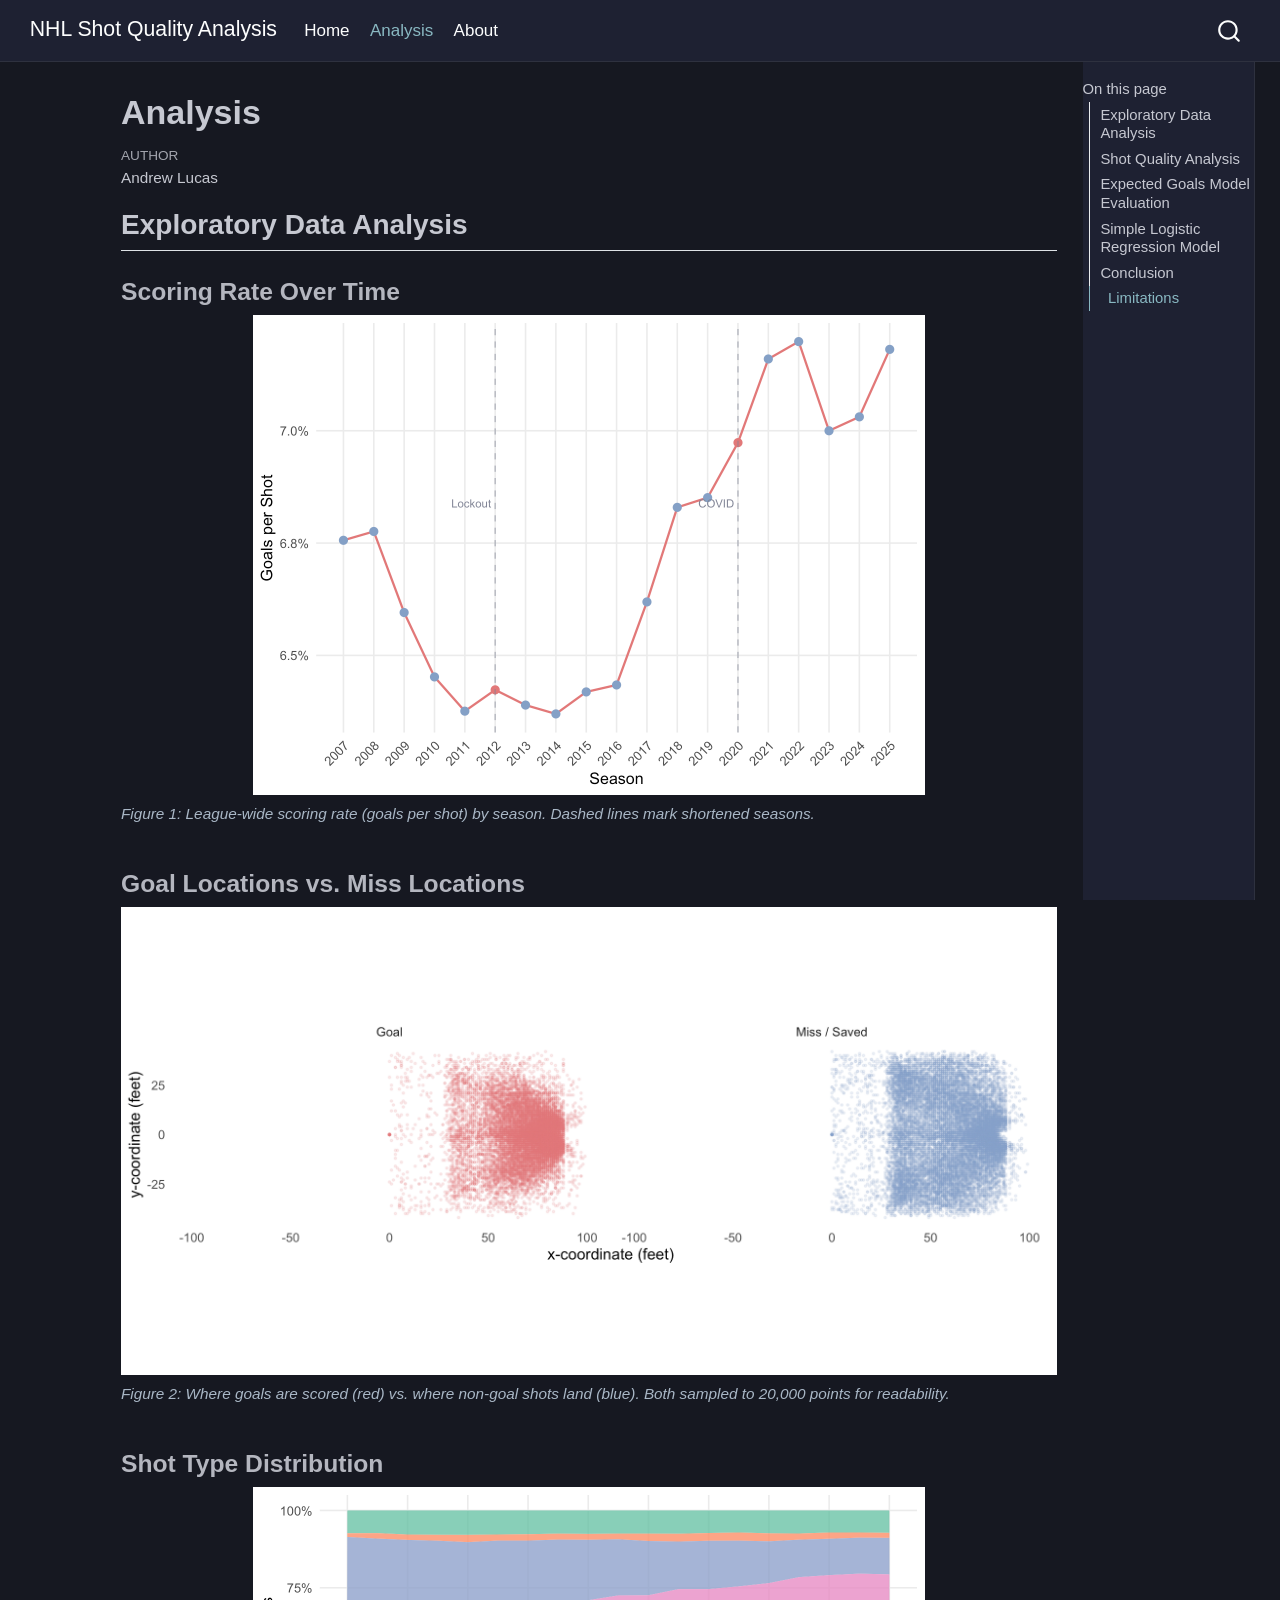
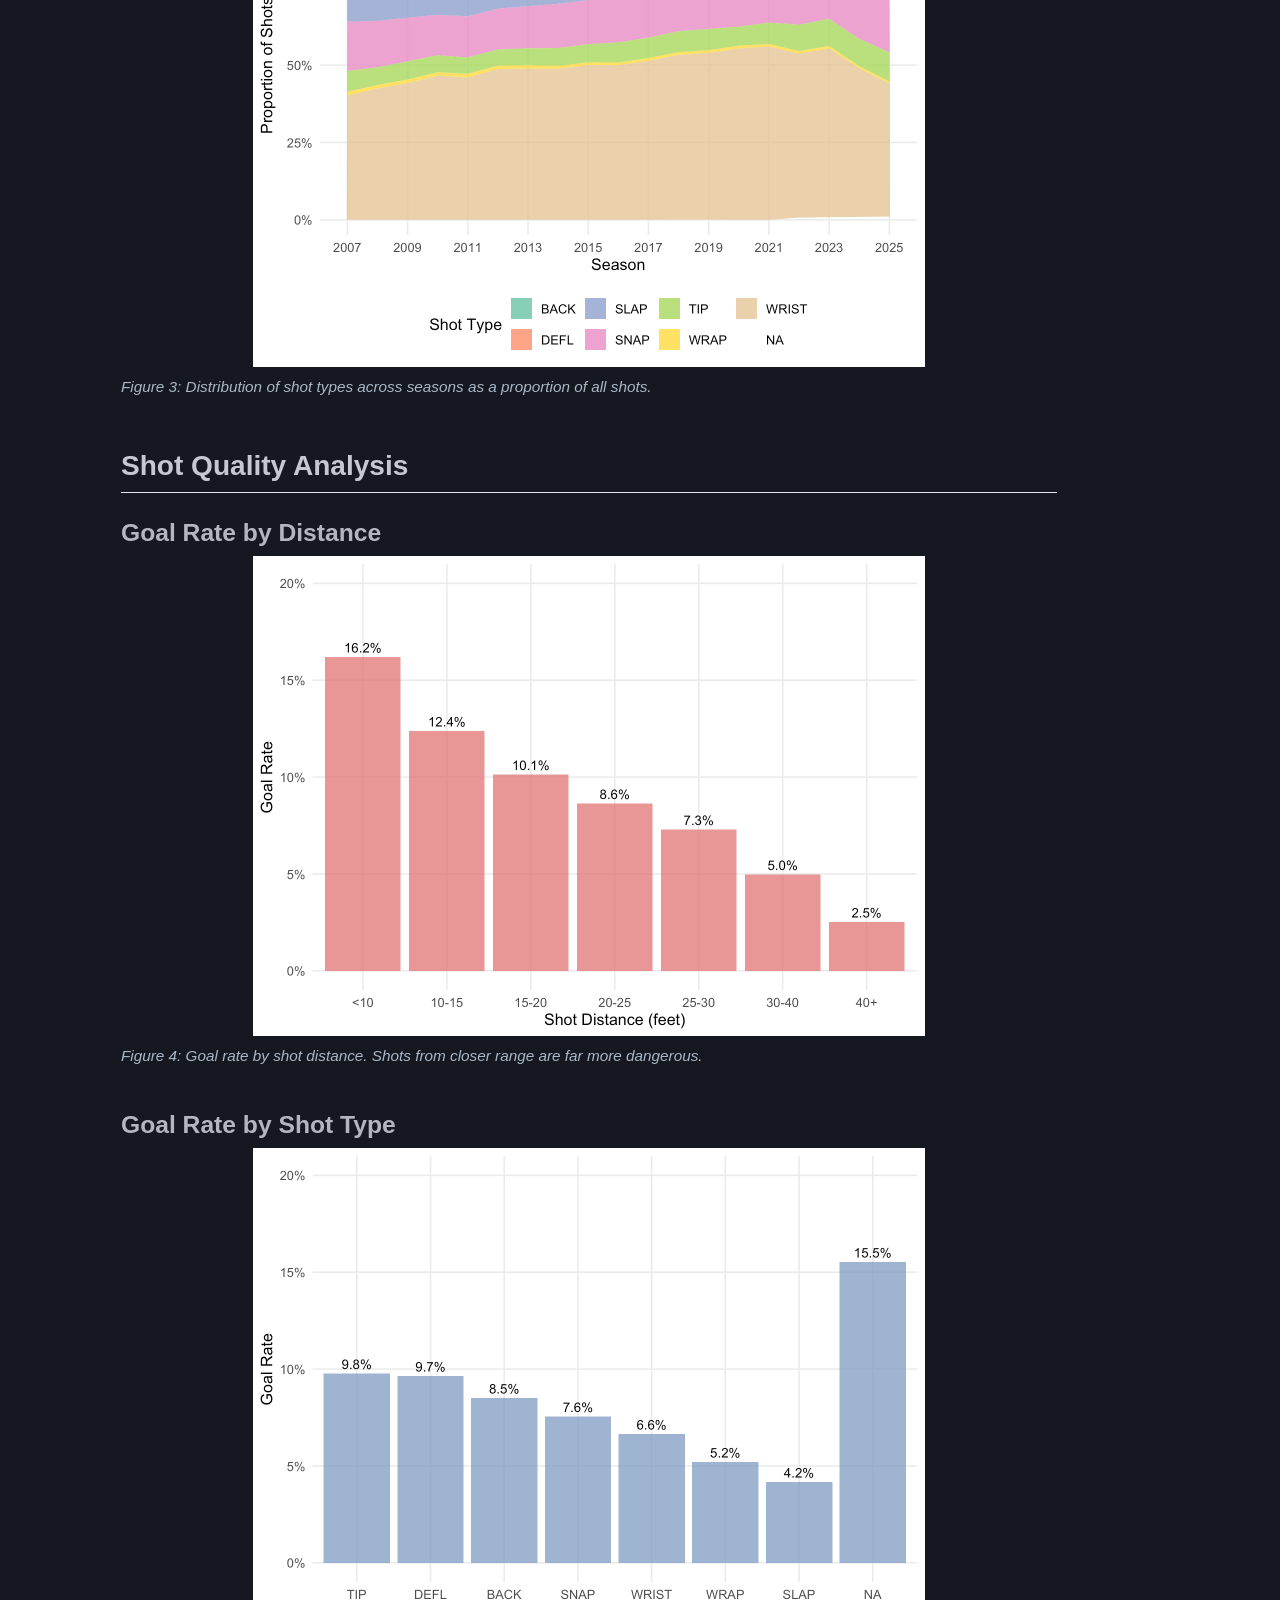
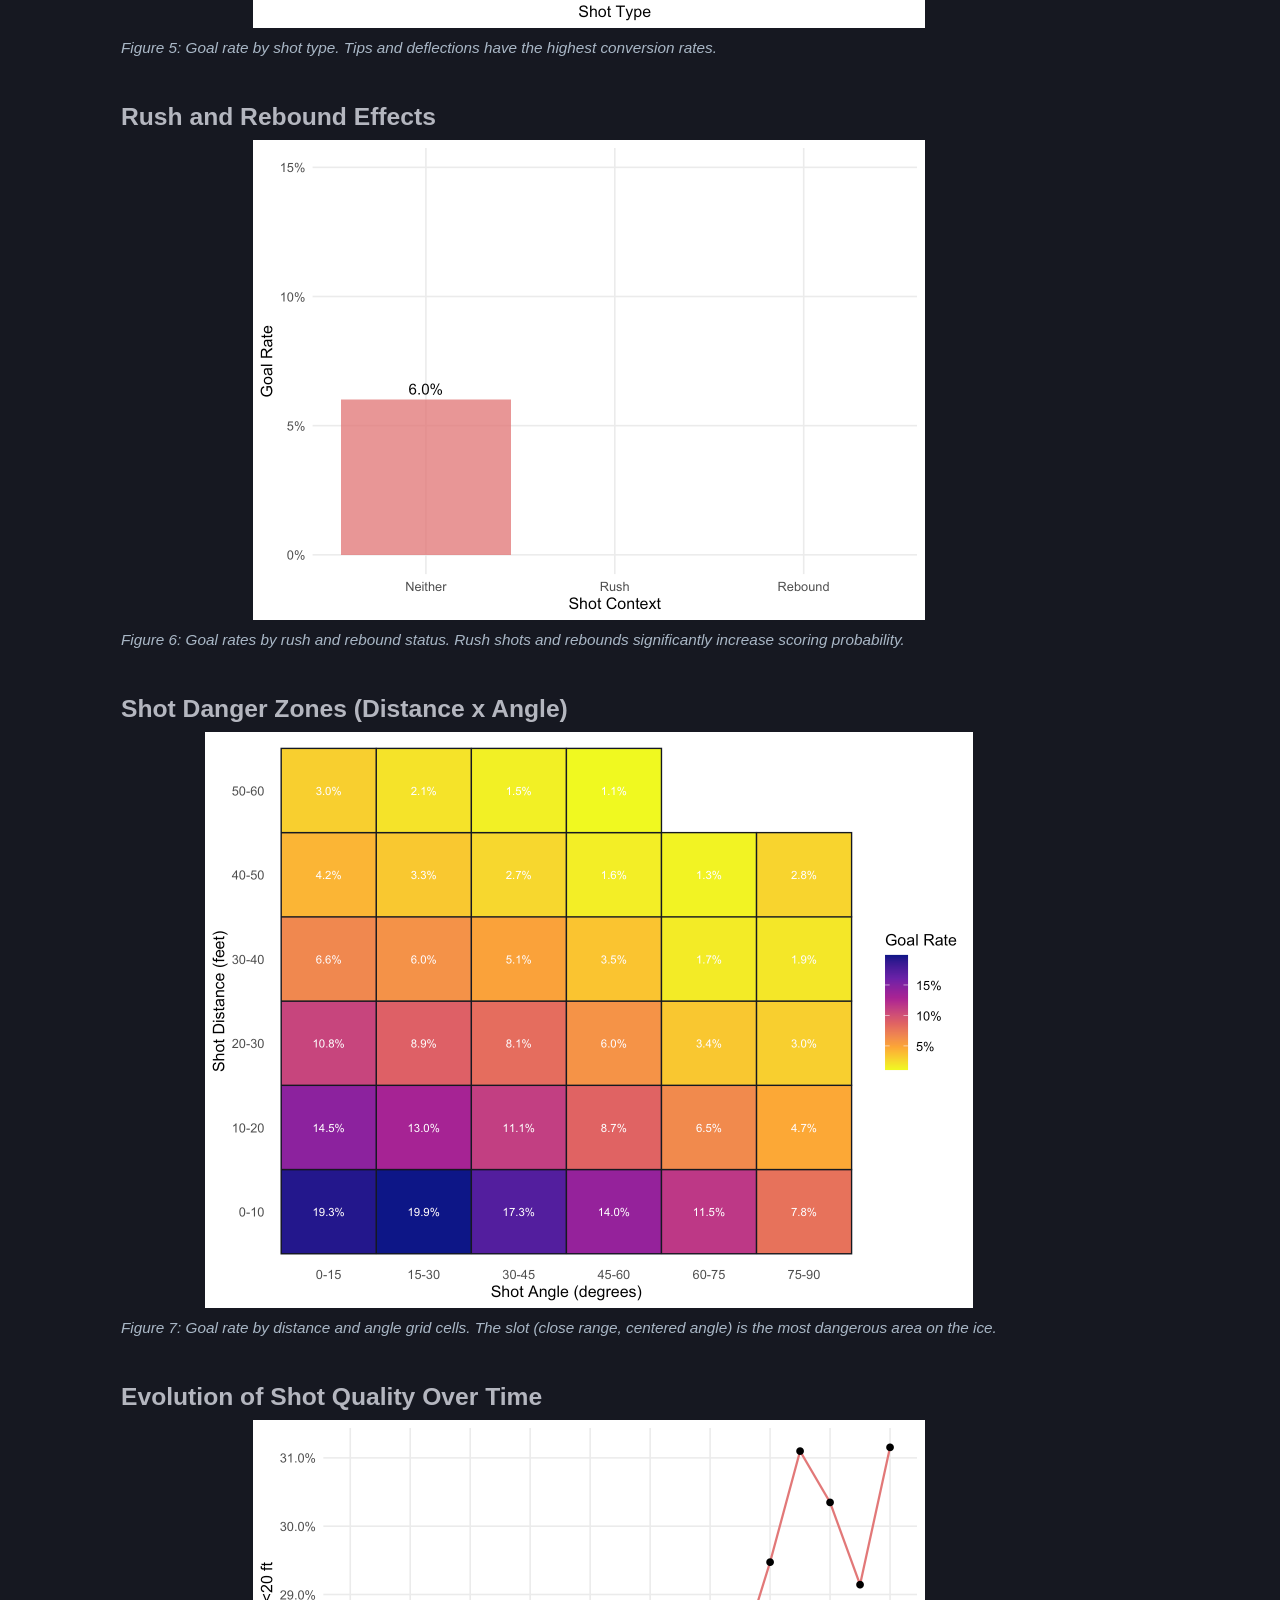
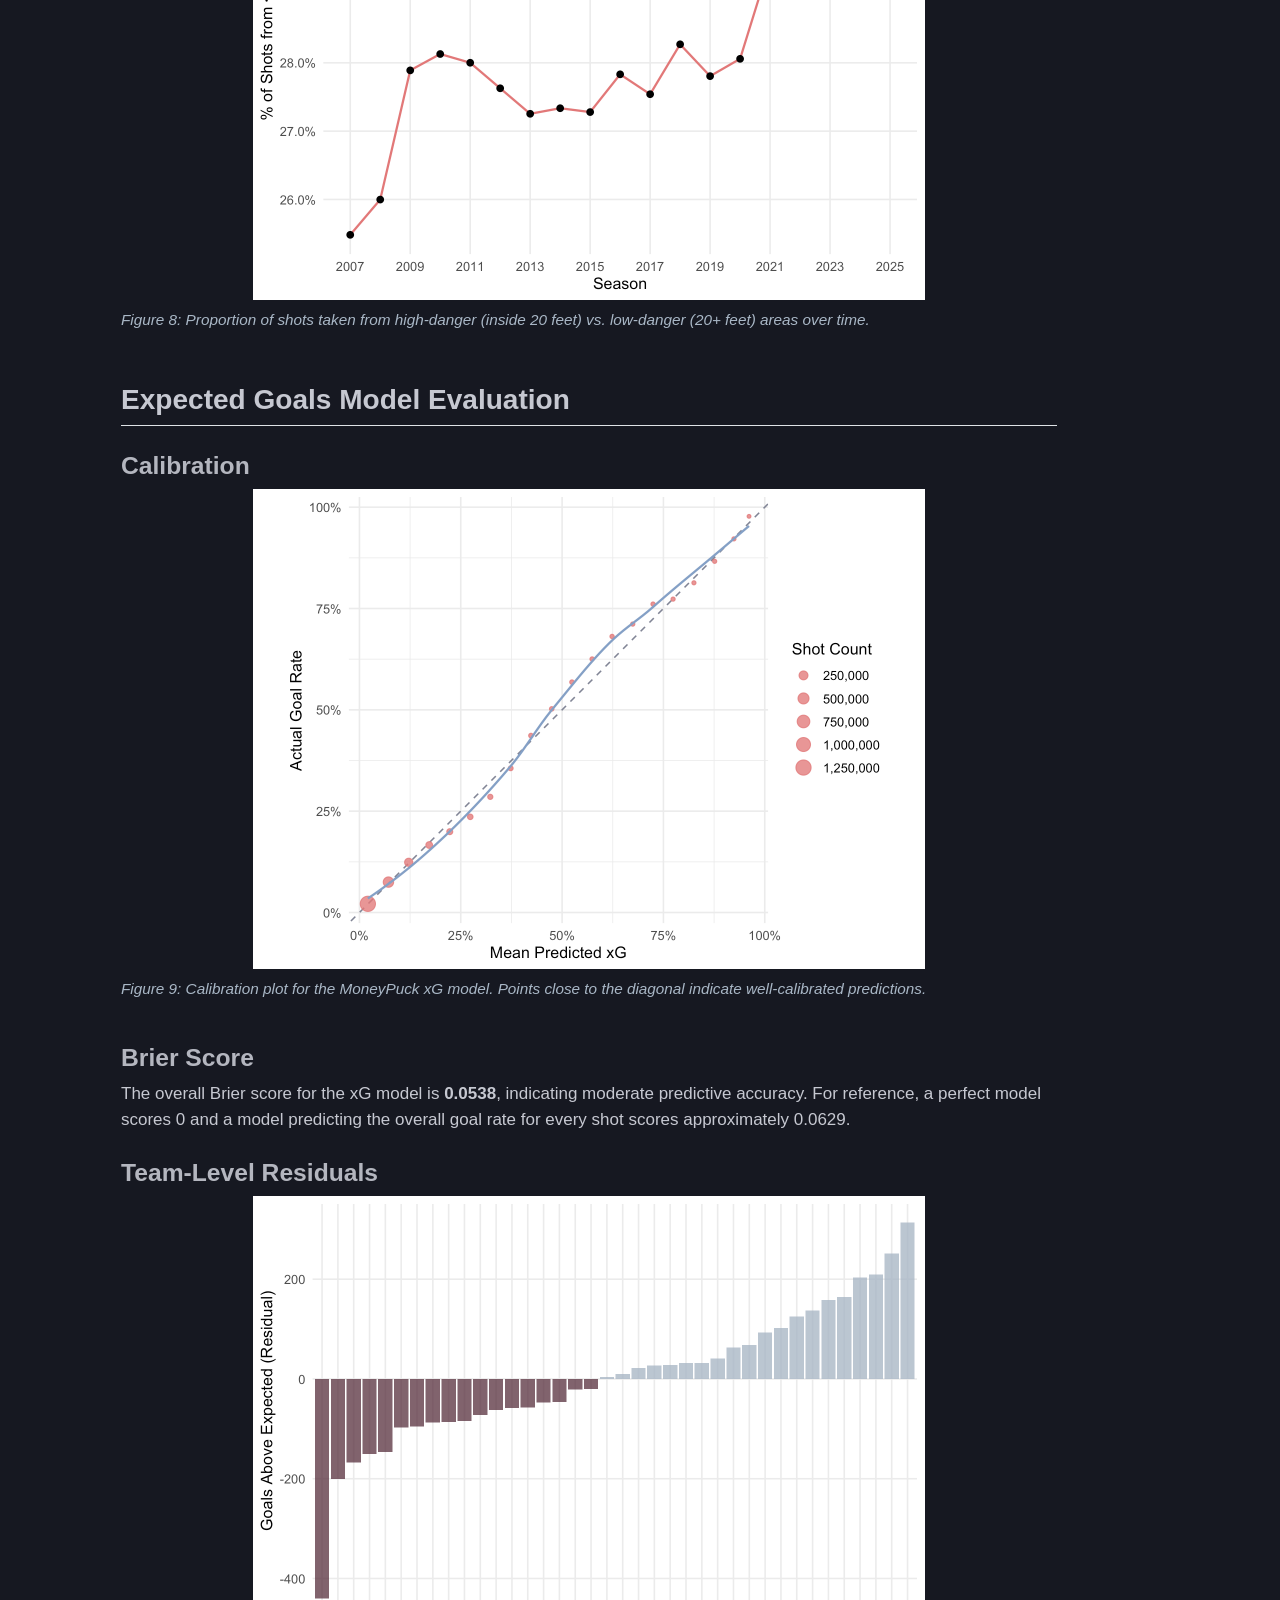
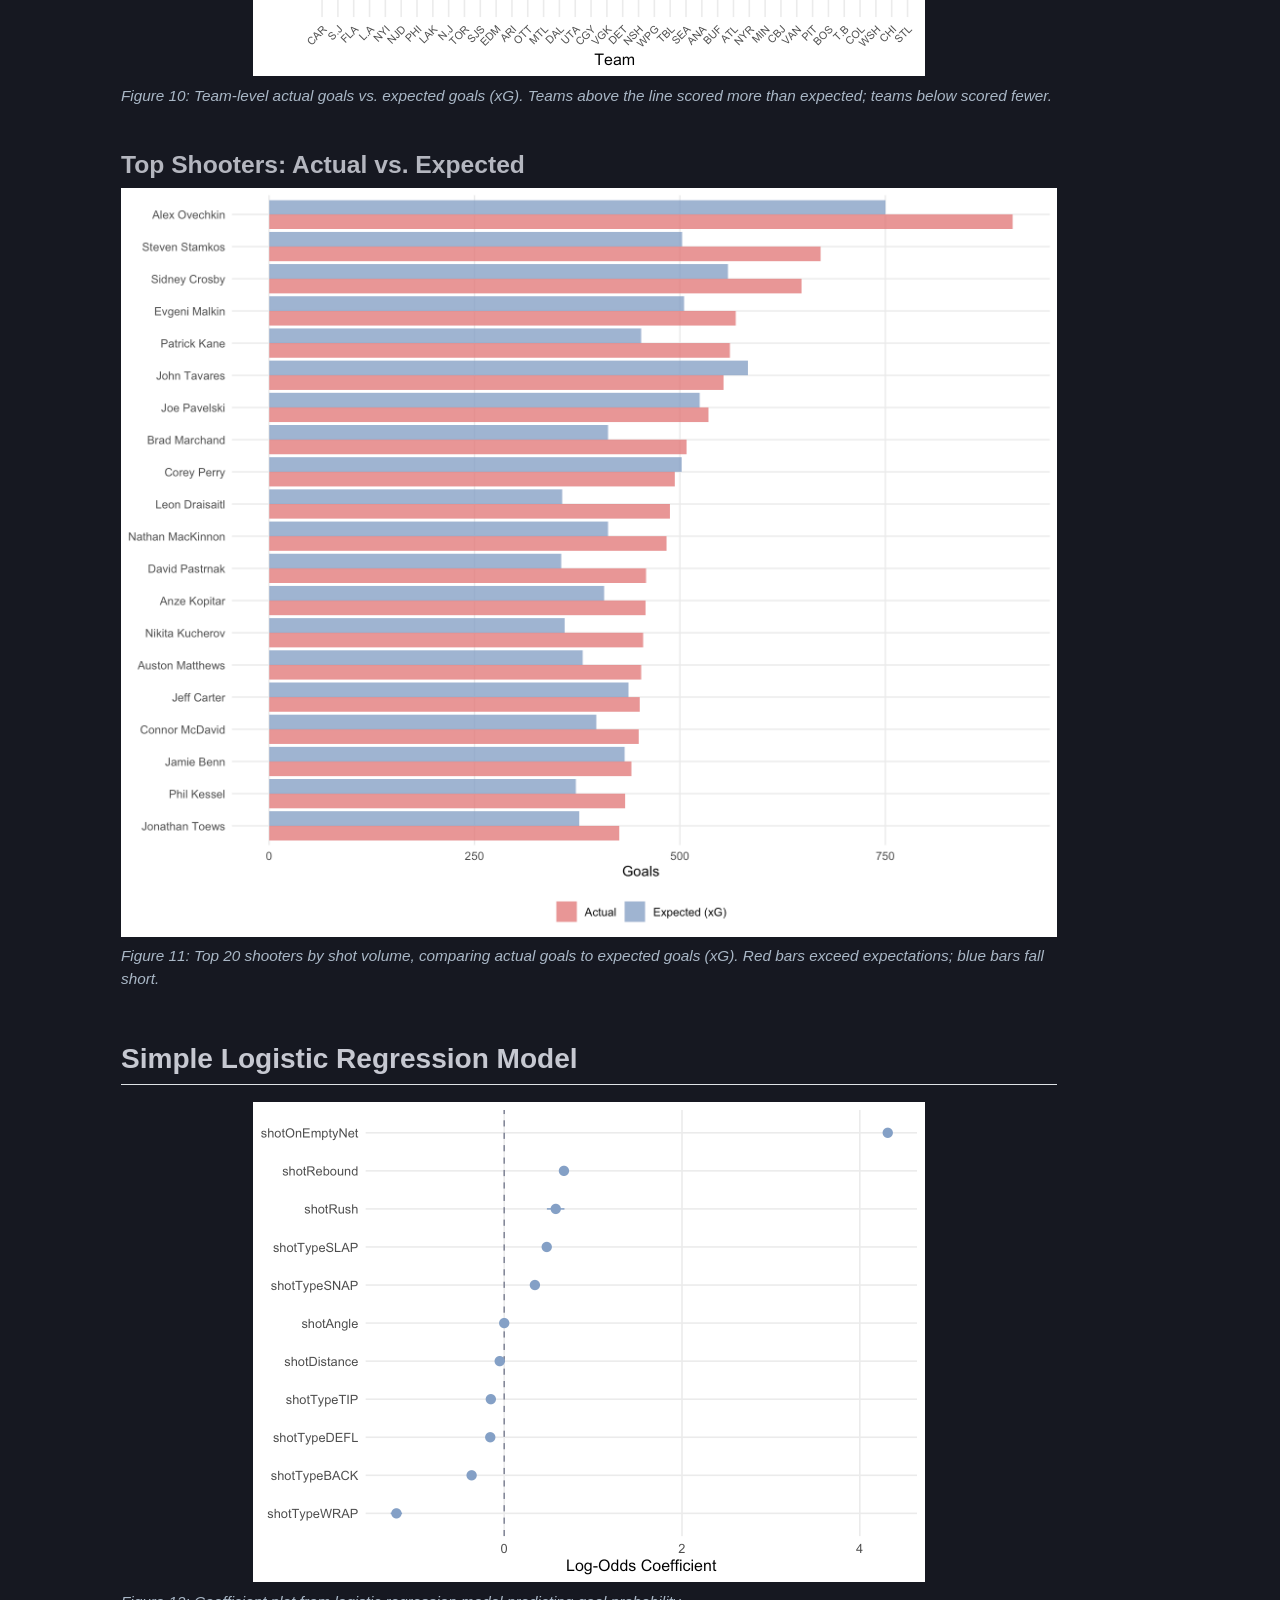
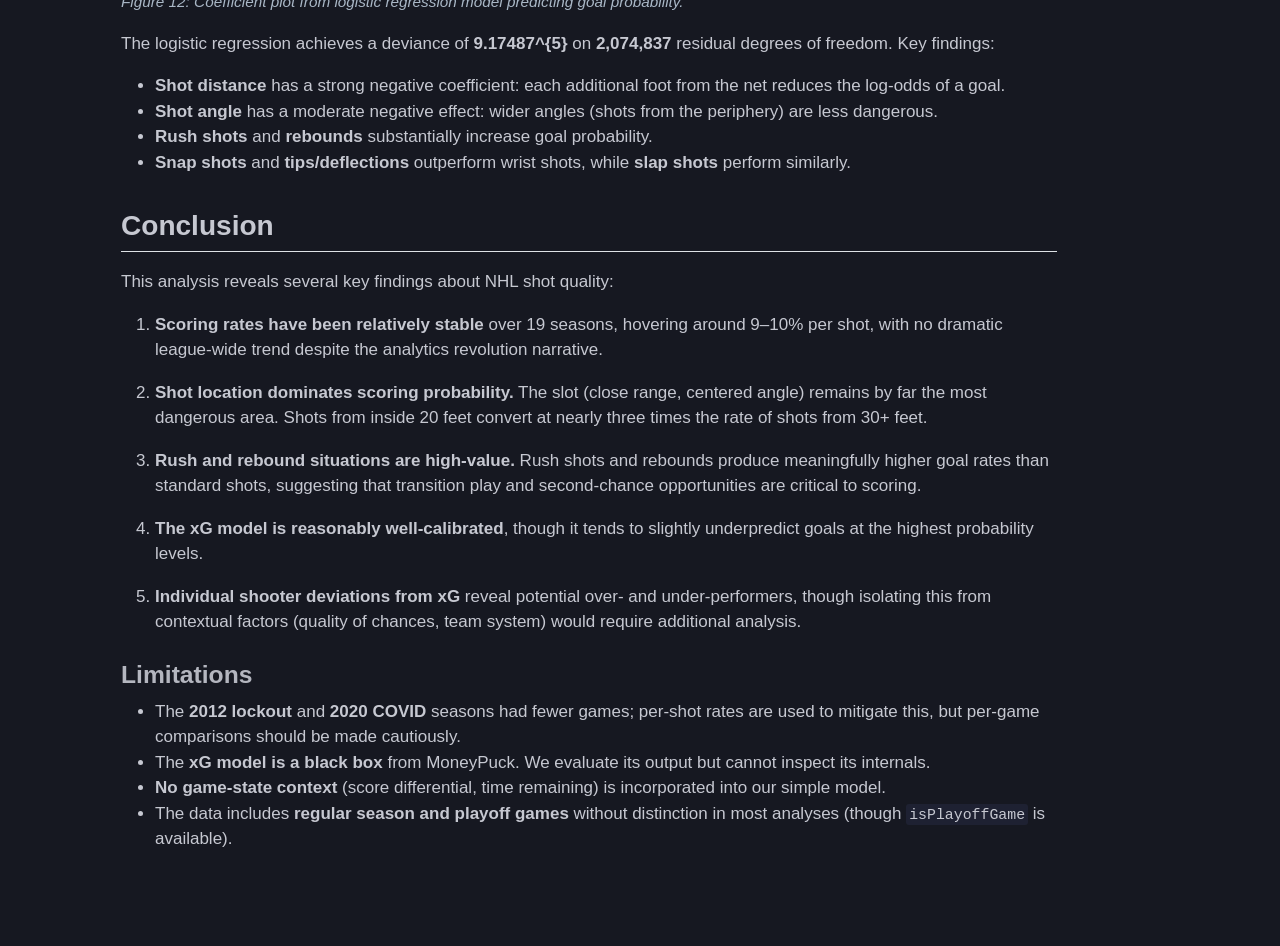
<file: analysis.html>
<!DOCTYPE html>
<html xmlns="http://www.w3.org/1999/xhtml" lang="en" xml:lang="en"><head>

<meta charset="utf-8">
<meta name="generator" content="quarto-1.10.18">

<meta name="viewport" content="width=device-width, initial-scale=1.0, user-scalable=yes">

<meta name="author" content="Andrew Lucas">

<title>Analysis – NHL Shot Quality Analysis</title>
<style>
/* Default styles provided by pandoc.
** See https://pandoc.org/MANUAL.html#variables-for-html for config info.
*/
span.smallcaps{font-variant: small-caps;}
div.columns{display: flex; gap: 1.5em;}
div.column{flex: auto;}
@media screen {
div.columns{gap: min(4vw, 1.5em);}
div.column{overflow-x: auto;}
}
div.hanging-indent{margin-left: 1.5em; text-indent: -1.5em;}
ul.task-list{list-style: none;}
ul.task-list li input[type="checkbox"] {
  width: 0.8em;
  margin: 0 0.8em 0.2em -1em; /* quarto-specific, see https://github.com/quarto-dev/quarto-cli/issues/4556 */ 
  vertical-align: middle;
}
</style>


<script src="site_libs/quarto-nav/quarto-nav.js"></script>
<script src="site_libs/quarto-nav/headroom.min.js"></script>
<script src="site_libs/clipboard/clipboard.min.js"></script>
<script src="site_libs/quarto-search/autocomplete.umd.js"></script>
<script src="site_libs/quarto-search/fuse.min.js"></script>
<script src="site_libs/quarto-search/quarto-search.js"></script>
<meta name="quarto:offset" content="./">
<script src="site_libs/quarto-html/quarto.js" type="module"></script>
<script src="site_libs/quarto-html/tabsets/tabsets.js" type="module"></script>
<script src="site_libs/quarto-html/popper.min.js"></script>
<script src="site_libs/quarto-html/tippy.umd.min.js"></script>
<script src="site_libs/quarto-html/anchor.min.js"></script>
<link href="site_libs/quarto-html/tippy.css" rel="stylesheet">
<link href="site_libs/quarto-html/quarto-syntax-highlighting-dark-1205803370897e9fcbd28155550c65da.css" rel="stylesheet" id="quarto-text-highlighting-styles">
<script src="site_libs/bootstrap/bootstrap.min.js"></script>
<link href="site_libs/bootstrap/bootstrap-icons.css" rel="stylesheet">
<link href="site_libs/bootstrap/bootstrap-83463aedb39391941b21787223d32942.min.css" rel="stylesheet" append-hash="true" id="quarto-bootstrap" data-mode="dark">
<script id="quarto-search-options" type="application/json">{
  "location": "navbar",
  "copy-button": false,
  "collapse-after": 3,
  "panel-placement": "end",
  "type": "overlay",
  "limit": 50,
  "keyboard-shortcut": [
    "f",
    "/",
    "s"
  ],
  "show-item-context": false,
  "language": {
    "search-no-results-text": "No results",
    "search-matching-documents-text": "matching documents",
    "search-copy-link-title": "Copy link to search",
    "search-hide-matches-text": "Hide additional matches",
    "search-more-match-text": "more match in this document",
    "search-more-matches-text": "more matches in this document",
    "search-clear-button-title": "Clear",
    "search-text-placeholder": "",
    "search-detached-cancel-button-title": "Cancel",
    "search-submit-button-title": "Submit",
    "search-label": "Search"
  }
}</script>


<link rel="stylesheet" href="styles.css">
</head>

<body class="nav-fixed quarto-light">

<div id="quarto-search-results"></div>
  <header id="quarto-header" class="headroom fixed-top">
    <nav class="navbar navbar-expand-lg " data-bs-theme="dark">
      <div class="navbar-container container-fluid">
      <div class="navbar-brand-container mx-auto">
    <a class="navbar-brand" href="./index.html">
    <span class="navbar-title">NHL Shot Quality Analysis</span>
    </a>
  </div>
            <div id="quarto-search" class="" title="Search"></div>
          <button class="navbar-toggler" type="button" data-bs-toggle="collapse" data-bs-target="#navbarCollapse" aria-controls="navbarCollapse" role="menu" aria-expanded="false" aria-label="Toggle navigation" onclick="if (window.quartoToggleHeadroom) { window.quartoToggleHeadroom(); }">
  <span class="navbar-toggler-icon"></span>
</button>
          <div class="collapse navbar-collapse" id="navbarCollapse">
            <ul class="navbar-nav navbar-nav-scroll me-auto">
  <li class="nav-item">
    <a class="nav-link" href="./index.html"> 
<span class="menu-text">Home</span></a>
  </li>  
  <li class="nav-item">
    <a class="nav-link active" href="./analysis.html" aria-current="page"> 
<span class="menu-text">Analysis</span></a>
  </li>  
  <li class="nav-item">
    <a class="nav-link" href="./about.html"> 
<span class="menu-text">About</span></a>
  </li>  
</ul>
          </div> <!-- /navcollapse -->
            <div class="quarto-navbar-tools">
</div>
      </div> <!-- /container-fluid -->
    </nav>
</header>
<!-- content -->
<div id="quarto-content" class="quarto-container page-columns page-rows-contents page-layout-article page-navbar">
<!-- sidebar -->
<!-- margin-sidebar -->
    <div id="quarto-margin-sidebar" class="sidebar margin-sidebar">
        <nav id="TOC" role="doc-toc" class="toc-active">
    <h2 id="toc-title">On this page</h2>
   
  <ul>
  <li><a href="#exploratory-data-analysis" id="toc-exploratory-data-analysis" class="nav-link active" data-scroll-target="#exploratory-data-analysis">Exploratory Data Analysis</a>
  <ul class="collapse">
  <li><a href="#scoring-rate-over-time" id="toc-scoring-rate-over-time" class="nav-link" data-scroll-target="#scoring-rate-over-time">Scoring Rate Over Time</a></li>
  <li><a href="#goal-locations-vs.-miss-locations" id="toc-goal-locations-vs.-miss-locations" class="nav-link" data-scroll-target="#goal-locations-vs.-miss-locations">Goal Locations vs.&nbsp;Miss Locations</a></li>
  <li><a href="#shot-type-distribution" id="toc-shot-type-distribution" class="nav-link" data-scroll-target="#shot-type-distribution">Shot Type Distribution</a></li>
  </ul></li>
  <li><a href="#shot-quality-analysis" id="toc-shot-quality-analysis" class="nav-link" data-scroll-target="#shot-quality-analysis">Shot Quality Analysis</a>
  <ul class="collapse">
  <li><a href="#goal-rate-by-distance" id="toc-goal-rate-by-distance" class="nav-link" data-scroll-target="#goal-rate-by-distance">Goal Rate by Distance</a></li>
  <li><a href="#goal-rate-by-shot-type" id="toc-goal-rate-by-shot-type" class="nav-link" data-scroll-target="#goal-rate-by-shot-type">Goal Rate by Shot Type</a></li>
  <li><a href="#rush-and-rebound-effects" id="toc-rush-and-rebound-effects" class="nav-link" data-scroll-target="#rush-and-rebound-effects">Rush and Rebound Effects</a></li>
  <li><a href="#shot-danger-zones-distance-x-angle" id="toc-shot-danger-zones-distance-x-angle" class="nav-link" data-scroll-target="#shot-danger-zones-distance-x-angle">Shot Danger Zones (Distance x Angle)</a></li>
  <li><a href="#evolution-of-shot-quality-over-time" id="toc-evolution-of-shot-quality-over-time" class="nav-link" data-scroll-target="#evolution-of-shot-quality-over-time">Evolution of Shot Quality Over Time</a></li>
  </ul></li>
  <li><a href="#expected-goals-model-evaluation" id="toc-expected-goals-model-evaluation" class="nav-link" data-scroll-target="#expected-goals-model-evaluation">Expected Goals Model Evaluation</a>
  <ul class="collapse">
  <li><a href="#calibration" id="toc-calibration" class="nav-link" data-scroll-target="#calibration">Calibration</a></li>
  <li><a href="#brier-score" id="toc-brier-score" class="nav-link" data-scroll-target="#brier-score">Brier Score</a></li>
  <li><a href="#team-level-residuals" id="toc-team-level-residuals" class="nav-link" data-scroll-target="#team-level-residuals">Team-Level Residuals</a></li>
  <li><a href="#top-shooters-actual-vs.-expected" id="toc-top-shooters-actual-vs.-expected" class="nav-link" data-scroll-target="#top-shooters-actual-vs.-expected">Top Shooters: Actual vs.&nbsp;Expected</a></li>
  </ul></li>
  <li><a href="#simple-logistic-regression-model" id="toc-simple-logistic-regression-model" class="nav-link" data-scroll-target="#simple-logistic-regression-model">Simple Logistic Regression Model</a></li>
  <li><a href="#conclusion" id="toc-conclusion" class="nav-link" data-scroll-target="#conclusion">Conclusion</a>
  <ul class="collapse">
  <li><a href="#limitations" id="toc-limitations" class="nav-link" data-scroll-target="#limitations">Limitations</a></li>
  </ul></li>
  </ul>
</nav>
    </div>
<!-- main -->
<main class="content" id="quarto-document-content">

<header id="title-block-header" class="quarto-title-block default">
<div class="quarto-title">
<h1 class="title">Analysis</h1>
</div>



<div class="quarto-title-meta">

    <div>
    <div class="quarto-title-meta-heading">Author</div>
    <div class="quarto-title-meta-contents">
             <p>Andrew Lucas </p>
          </div>
  </div>
    
  
    
  </div>
  


</header>


<section id="exploratory-data-analysis" class="level2">
<h2 class="anchored" data-anchor-id="exploratory-data-analysis">Exploratory Data Analysis</h2>
<section id="scoring-rate-over-time" class="level3">
<h3 class="anchored" data-anchor-id="scoring-rate-over-time">Scoring Rate Over Time</h3>
<div class="cell">
<div class="cell-output-display">
<div id="fig-scoring-rate" class="quarto-float quarto-figure quarto-figure-center anchored">
<figure class="quarto-float quarto-float-fig figure">
<div aria-describedby="fig-scoring-rate-caption-0ceaefa1-69ba-4598-a22c-09a6ac19f8ca">
<img src="analysis_files/figure-html/fig-scoring-rate-1.png" class="img-fluid figure-img" width="672">
</div>
<figcaption class="quarto-float-caption-bottom quarto-float-caption quarto-float-fig" id="fig-scoring-rate-caption-0ceaefa1-69ba-4598-a22c-09a6ac19f8ca">
Figure&nbsp;1: League-wide scoring rate (goals per shot) by season. Dashed lines mark shortened seasons.
</figcaption>
</figure>
</div>
</div>
</div>
</section>
<section id="goal-locations-vs.-miss-locations" class="level3">
<h3 class="anchored" data-anchor-id="goal-locations-vs.-miss-locations">Goal Locations vs.&nbsp;Miss Locations</h3>
<div class="cell">
<div class="cell-output-display">
<div id="fig-goal-vs-miss" class="quarto-float quarto-figure quarto-figure-center anchored">
<figure class="quarto-float quarto-float-fig figure">
<div aria-describedby="fig-goal-vs-miss-caption-0ceaefa1-69ba-4598-a22c-09a6ac19f8ca">
<img src="analysis_files/figure-html/fig-goal-vs-miss-1.png" class="img-fluid figure-img" width="960">
</div>
<figcaption class="quarto-float-caption-bottom quarto-float-caption quarto-float-fig" id="fig-goal-vs-miss-caption-0ceaefa1-69ba-4598-a22c-09a6ac19f8ca">
Figure&nbsp;2: Where goals are scored (red) vs.&nbsp;where non-goal shots land (blue). Both sampled to 20,000 points for readability.
</figcaption>
</figure>
</div>
</div>
</div>
</section>
<section id="shot-type-distribution" class="level3">
<h3 class="anchored" data-anchor-id="shot-type-distribution">Shot Type Distribution</h3>
<div class="cell">
<div class="cell-output-display">
<div id="fig-shot-types" class="quarto-float quarto-figure quarto-figure-center anchored">
<figure class="quarto-float quarto-float-fig figure">
<div aria-describedby="fig-shot-types-caption-0ceaefa1-69ba-4598-a22c-09a6ac19f8ca">
<img src="analysis_files/figure-html/fig-shot-types-1.png" class="img-fluid figure-img" width="672">
</div>
<figcaption class="quarto-float-caption-bottom quarto-float-caption quarto-float-fig" id="fig-shot-types-caption-0ceaefa1-69ba-4598-a22c-09a6ac19f8ca">
Figure&nbsp;3: Distribution of shot types across seasons as a proportion of all shots.
</figcaption>
</figure>
</div>
</div>
</div>
</section>
</section>
<section id="shot-quality-analysis" class="level2">
<h2 class="anchored" data-anchor-id="shot-quality-analysis">Shot Quality Analysis</h2>
<section id="goal-rate-by-distance" class="level3">
<h3 class="anchored" data-anchor-id="goal-rate-by-distance">Goal Rate by Distance</h3>
<div class="cell">
<div class="cell-output-display">
<div id="fig-goal-rate-distance" class="quarto-float quarto-figure quarto-figure-center anchored">
<figure class="quarto-float quarto-float-fig figure">
<div aria-describedby="fig-goal-rate-distance-caption-0ceaefa1-69ba-4598-a22c-09a6ac19f8ca">
<img src="analysis_files/figure-html/fig-goal-rate-distance-1.png" class="img-fluid figure-img" width="672">
</div>
<figcaption class="quarto-float-caption-bottom quarto-float-caption quarto-float-fig" id="fig-goal-rate-distance-caption-0ceaefa1-69ba-4598-a22c-09a6ac19f8ca">
Figure&nbsp;4: Goal rate by shot distance. Shots from closer range are far more dangerous.
</figcaption>
</figure>
</div>
</div>
</div>
</section>
<section id="goal-rate-by-shot-type" class="level3">
<h3 class="anchored" data-anchor-id="goal-rate-by-shot-type">Goal Rate by Shot Type</h3>
<div class="cell">
<div class="cell-output-display">
<div id="fig-goal-rate-type" class="quarto-float quarto-figure quarto-figure-center anchored">
<figure class="quarto-float quarto-float-fig figure">
<div aria-describedby="fig-goal-rate-type-caption-0ceaefa1-69ba-4598-a22c-09a6ac19f8ca">
<img src="analysis_files/figure-html/fig-goal-rate-type-1.png" class="img-fluid figure-img" width="672">
</div>
<figcaption class="quarto-float-caption-bottom quarto-float-caption quarto-float-fig" id="fig-goal-rate-type-caption-0ceaefa1-69ba-4598-a22c-09a6ac19f8ca">
Figure&nbsp;5: Goal rate by shot type. Tips and deflections have the highest conversion rates.
</figcaption>
</figure>
</div>
</div>
</div>
</section>
<section id="rush-and-rebound-effects" class="level3">
<h3 class="anchored" data-anchor-id="rush-and-rebound-effects">Rush and Rebound Effects</h3>
<div class="cell">
<div class="cell-output-display">
<div id="fig-rush-rebound" class="quarto-float quarto-figure quarto-figure-center anchored">
<figure class="quarto-float quarto-float-fig figure">
<div aria-describedby="fig-rush-rebound-caption-0ceaefa1-69ba-4598-a22c-09a6ac19f8ca">
<img src="analysis_files/figure-html/fig-rush-rebound-1.png" class="img-fluid figure-img" width="672">
</div>
<figcaption class="quarto-float-caption-bottom quarto-float-caption quarto-float-fig" id="fig-rush-rebound-caption-0ceaefa1-69ba-4598-a22c-09a6ac19f8ca">
Figure&nbsp;6: Goal rates by rush and rebound status. Rush shots and rebounds significantly increase scoring probability.
</figcaption>
</figure>
</div>
</div>
</div>
</section>
<section id="shot-danger-zones-distance-x-angle" class="level3">
<h3 class="anchored" data-anchor-id="shot-danger-zones-distance-x-angle">Shot Danger Zones (Distance x Angle)</h3>
<div class="cell">
<div class="cell-output-display">
<div id="fig-danger-zones" class="quarto-float quarto-figure quarto-figure-center anchored">
<figure class="quarto-float quarto-float-fig figure">
<div aria-describedby="fig-danger-zones-caption-0ceaefa1-69ba-4598-a22c-09a6ac19f8ca">
<img src="analysis_files/figure-html/fig-danger-zones-1.png" class="img-fluid figure-img" width="768">
</div>
<figcaption class="quarto-float-caption-bottom quarto-float-caption quarto-float-fig" id="fig-danger-zones-caption-0ceaefa1-69ba-4598-a22c-09a6ac19f8ca">
Figure&nbsp;7: Goal rate by distance and angle grid cells. The slot (close range, centered angle) is the most dangerous area on the ice.
</figcaption>
</figure>
</div>
</div>
</div>
</section>
<section id="evolution-of-shot-quality-over-time" class="level3">
<h3 class="anchored" data-anchor-id="evolution-of-shot-quality-over-time">Evolution of Shot Quality Over Time</h3>
<div class="cell">
<div class="cell-output-display">
<div id="fig-shot-quality-trend" class="quarto-float quarto-figure quarto-figure-center anchored">
<figure class="quarto-float quarto-float-fig figure">
<div aria-describedby="fig-shot-quality-trend-caption-0ceaefa1-69ba-4598-a22c-09a6ac19f8ca">
<img src="analysis_files/figure-html/fig-shot-quality-trend-1.png" class="img-fluid figure-img" width="672">
</div>
<figcaption class="quarto-float-caption-bottom quarto-float-caption quarto-float-fig" id="fig-shot-quality-trend-caption-0ceaefa1-69ba-4598-a22c-09a6ac19f8ca">
Figure&nbsp;8: Proportion of shots taken from high-danger (inside 20 feet) vs.&nbsp;low-danger (20+ feet) areas over time.
</figcaption>
</figure>
</div>
</div>
</div>
</section>
</section>
<section id="expected-goals-model-evaluation" class="level2">
<h2 class="anchored" data-anchor-id="expected-goals-model-evaluation">Expected Goals Model Evaluation</h2>
<section id="calibration" class="level3">
<h3 class="anchored" data-anchor-id="calibration">Calibration</h3>
<div class="cell">
<div class="cell-output-display">
<div id="fig-calibration" class="quarto-float quarto-figure quarto-figure-center anchored">
<figure class="quarto-float quarto-float-fig figure">
<div aria-describedby="fig-calibration-caption-0ceaefa1-69ba-4598-a22c-09a6ac19f8ca">
<img src="analysis_files/figure-html/fig-calibration-1.png" class="img-fluid figure-img" width="672">
</div>
<figcaption class="quarto-float-caption-bottom quarto-float-caption quarto-float-fig" id="fig-calibration-caption-0ceaefa1-69ba-4598-a22c-09a6ac19f8ca">
Figure&nbsp;9: Calibration plot for the MoneyPuck xG model. Points close to the diagonal indicate well-calibrated predictions.
</figcaption>
</figure>
</div>
</div>
</div>
</section>
<section id="brier-score" class="level3">
<h3 class="anchored" data-anchor-id="brier-score">Brier Score</h3>
<p>The overall Brier score for the xG model is <strong>0.0538</strong>, indicating moderate predictive accuracy. For reference, a perfect model scores 0 and a model predicting the overall goal rate for every shot scores approximately 0.0629.</p>
</section>
<section id="team-level-residuals" class="level3">
<h3 class="anchored" data-anchor-id="team-level-residuals">Team-Level Residuals</h3>
<div class="cell">
<div class="cell-output-display">
<div id="fig-team-residuals" class="quarto-float quarto-figure quarto-figure-center anchored">
<figure class="quarto-float quarto-float-fig figure">
<div aria-describedby="fig-team-residuals-caption-0ceaefa1-69ba-4598-a22c-09a6ac19f8ca">
<img src="analysis_files/figure-html/fig-team-residuals-1.png" class="img-fluid figure-img" width="672">
</div>
<figcaption class="quarto-float-caption-bottom quarto-float-caption quarto-float-fig" id="fig-team-residuals-caption-0ceaefa1-69ba-4598-a22c-09a6ac19f8ca">
Figure&nbsp;10: Team-level actual goals vs.&nbsp;expected goals (xG). Teams above the line scored more than expected; teams below scored fewer.
</figcaption>
</figure>
</div>
</div>
</div>
</section>
<section id="top-shooters-actual-vs.-expected" class="level3">
<h3 class="anchored" data-anchor-id="top-shooters-actual-vs.-expected">Top Shooters: Actual vs.&nbsp;Expected</h3>
<div class="cell">
<div class="cell-output-display">
<div id="fig-top-shooters" class="quarto-float quarto-figure quarto-figure-center anchored">
<figure class="quarto-float quarto-float-fig figure">
<div aria-describedby="fig-top-shooters-caption-0ceaefa1-69ba-4598-a22c-09a6ac19f8ca">
<img src="analysis_files/figure-html/fig-top-shooters-1.png" class="img-fluid figure-img" width="960">
</div>
<figcaption class="quarto-float-caption-bottom quarto-float-caption quarto-float-fig" id="fig-top-shooters-caption-0ceaefa1-69ba-4598-a22c-09a6ac19f8ca">
Figure&nbsp;11: Top 20 shooters by shot volume, comparing actual goals to expected goals (xG). Red bars exceed expectations; blue bars fall short.
</figcaption>
</figure>
</div>
</div>
</div>
</section>
</section>
<section id="simple-logistic-regression-model" class="level2">
<h2 class="anchored" data-anchor-id="simple-logistic-regression-model">Simple Logistic Regression Model</h2>
<div class="cell">
<div class="cell-output-display">
<div id="fig-model-coefficients" class="quarto-float quarto-figure quarto-figure-center anchored">
<figure class="quarto-float quarto-float-fig figure">
<div aria-describedby="fig-model-coefficients-caption-0ceaefa1-69ba-4598-a22c-09a6ac19f8ca">
<img src="analysis_files/figure-html/fig-model-coefficients-1.png" class="img-fluid figure-img" width="672">
</div>
<figcaption class="quarto-float-caption-bottom quarto-float-caption quarto-float-fig" id="fig-model-coefficients-caption-0ceaefa1-69ba-4598-a22c-09a6ac19f8ca">
Figure&nbsp;12: Coefficient plot from logistic regression model predicting goal probability.
</figcaption>
</figure>
</div>
</div>
</div>
<p>The logistic regression achieves a deviance of <strong>9.17487^{5}</strong> on <strong>2,074,837</strong> residual degrees of freedom. Key findings:</p>
<ul>
<li><strong>Shot distance</strong> has a strong negative coefficient: each additional foot from the net reduces the log-odds of a goal.</li>
<li><strong>Shot angle</strong> has a moderate negative effect: wider angles (shots from the periphery) are less dangerous.</li>
<li><strong>Rush shots</strong> and <strong>rebounds</strong> substantially increase goal probability.</li>
<li><strong>Snap shots</strong> and <strong>tips/deflections</strong> outperform wrist shots, while <strong>slap shots</strong> perform similarly.</li>
</ul>
</section>
<section id="conclusion" class="level2">
<h2 class="anchored" data-anchor-id="conclusion">Conclusion</h2>
<p>This analysis reveals several key findings about NHL shot quality:</p>
<ol type="1">
<li><p><strong>Scoring rates have been relatively stable</strong> over 19 seasons, hovering around 9–10% per shot, with no dramatic league-wide trend despite the analytics revolution narrative.</p></li>
<li><p><strong>Shot location dominates scoring probability.</strong> The slot (close range, centered angle) remains by far the most dangerous area. Shots from inside 20 feet convert at nearly three times the rate of shots from 30+ feet.</p></li>
<li><p><strong>Rush and rebound situations are high-value.</strong> Rush shots and rebounds produce meaningfully higher goal rates than standard shots, suggesting that transition play and second-chance opportunities are critical to scoring.</p></li>
<li><p><strong>The xG model is reasonably well-calibrated</strong>, though it tends to slightly underpredict goals at the highest probability levels.</p></li>
<li><p><strong>Individual shooter deviations from xG</strong> reveal potential over- and under-performers, though isolating this from contextual factors (quality of chances, team system) would require additional analysis.</p></li>
</ol>
<section id="limitations" class="level3">
<h3 class="anchored" data-anchor-id="limitations">Limitations</h3>
<ul>
<li>The <strong>2012 lockout</strong> and <strong>2020 COVID</strong> seasons had fewer games; per-shot rates are used to mitigate this, but per-game comparisons should be made cautiously.</li>
<li>The <strong>xG model is a black box</strong> from MoneyPuck. We evaluate its output but cannot inspect its internals.</li>
<li><strong>No game-state context</strong> (score differential, time remaining) is incorporated into our simple model.</li>
<li>The data includes <strong>regular season and playoff games</strong> without distinction in most analyses (though <code>isPlayoffGame</code> is available).</li>
</ul>


</section>
</section>

</main> <!-- /main -->
<script id="quarto-html-after-body" type="application/javascript">
  window.document.addEventListener("DOMContentLoaded", function (event) {
    const icon = "";
    const anchorJS = new window.AnchorJS();
    anchorJS.options = {
      placement: 'right',
      icon: icon
    };
    anchorJS.add('.anchored');
    const isCodeAnnotation = (el) => {
      for (const clz of el.classList) {
        if (clz.startsWith('code-annotation-')) {                     
          return true;
        }
      }
      return false;
    }
    const onCopySuccess = function(e) {
      // button target
      const button = e.trigger;
      // don't keep focus
      button.blur();
      // flash "checked"
      button.classList.add('code-copy-button-checked');
      var currentTitle = button.getAttribute("title");
      button.setAttribute("title", "Copied!");
      let tooltip;
      if (window.bootstrap) {
        button.setAttribute("data-bs-toggle", "tooltip");
        button.setAttribute("data-bs-placement", "left");
        button.setAttribute("data-bs-title", "Copied!");
        tooltip = new bootstrap.Tooltip(button, 
          { trigger: "manual", 
            customClass: "code-copy-button-tooltip",
            offset: [0, -8]});
        tooltip.show();    
      }
      setTimeout(function() {
        if (tooltip) {
          tooltip.hide();
          button.removeAttribute("data-bs-title");
          button.removeAttribute("data-bs-toggle");
          button.removeAttribute("data-bs-placement");
        }
        button.setAttribute("title", currentTitle);
        button.classList.remove('code-copy-button-checked');
      }, 1000);
      // clear code selection
      e.clearSelection();
    }
    const getTextToCopy = function(trigger) {
      const outerScaffold = trigger.parentElement.cloneNode(true);
      const codeEl = outerScaffold.querySelector('code');
      for (const childEl of codeEl.children) {
        if (isCodeAnnotation(childEl)) {
          childEl.remove();
        }
      }
      return codeEl.innerText;
    }
    const clipboard = new window.ClipboardJS('.code-copy-button:not([data-in-quarto-modal])', {
      text: getTextToCopy
    });
    clipboard.on('success', onCopySuccess);
    if (window.document.getElementById('quarto-embedded-source-code-modal')) {
      const clipboardModal = new window.ClipboardJS('.code-copy-button[data-in-quarto-modal]', {
        text: getTextToCopy,
        container: window.document.getElementById('quarto-embedded-source-code-modal')
      });
      clipboardModal.on('success', onCopySuccess);
    }
      var localhostRegex = new RegExp(/^(?:http|https):\/\/localhost\:?[0-9]*\//);
      var mailtoRegex = new RegExp(/^mailto:/);
        var filterRegex = new RegExp("https:\/\/SaladClimbing\.github\.io\/Milestone-4\/");
      var isInternal = (href) => {
          return filterRegex.test(href) || localhostRegex.test(href) || mailtoRegex.test(href);
      }
      // Inspect non-navigation links and adorn them if external
     var links = window.document.querySelectorAll('a[href]:not(.nav-link):not(.navbar-brand):not(.toc-action):not(.sidebar-link):not(.sidebar-item-toggle):not(.pagination-link):not(.no-external):not([aria-hidden]):not(.dropdown-item):not(.quarto-navigation-tool):not(.about-link)');
      for (var i=0; i<links.length; i++) {
        const link = links[i];
        if (!isInternal(link.href)) {
          // undo the damage that might have been done by quarto-nav.js in the case of
          // links that we want to consider external
          if (link.dataset.originalHref !== undefined) {
            link.href = link.dataset.originalHref;
          }
        }
      }
    function tippyHover(el, contentFn, onTriggerFn, onUntriggerFn) {
      const config = {
        allowHTML: true,
        maxWidth: 500,
        delay: 100,
        arrow: false,
        appendTo: function(el) {
            return el.parentElement;
        },
        interactive: true,
        interactiveBorder: 10,
        theme: 'quarto',
        placement: 'bottom-start',
      };
      if (contentFn) {
        config.content = contentFn;
      }
      if (onTriggerFn) {
        config.onTrigger = onTriggerFn;
      }
      if (onUntriggerFn) {
        config.onUntrigger = onUntriggerFn;
      }
      window.tippy(el, config); 
    }
    const noterefs = window.document.querySelectorAll('a[role="doc-noteref"]');
    for (var i=0; i<noterefs.length; i++) {
      const ref = noterefs[i];
      tippyHover(ref, function() {
        // use id or data attribute instead here
        let href = ref.getAttribute('data-footnote-href') || ref.getAttribute('href');
        try { href = new URL(href).hash; } catch {}
        const id = href.replace(/^#\/?/, "");
        const note = window.document.getElementById(id);
        if (note) {
          return note.innerHTML;
        } else {
          return "";
        }
      });
    }
    const xrefs = window.document.querySelectorAll('a.quarto-xref');
    const processXRef = (id, note) => {
      // Strip column container classes
      const stripColumnClz = (el) => {
        el.classList.remove("page-full", "page-columns");
        if (el.children) {
          for (const child of el.children) {
            stripColumnClz(child);
          }
        }
      }
      stripColumnClz(note)
      if (id === null || id.startsWith('sec-')) {
        // Special case sections, only their first couple elements
        const container = document.createElement("div");
        if (note.children && note.children.length > 2) {
          container.appendChild(note.children[0].cloneNode(true));
          for (let i = 1; i < note.children.length; i++) {
            const child = note.children[i];
            if (child.tagName === "P" && child.innerText === "") {
              continue;
            } else {
              container.appendChild(child.cloneNode(true));
              break;
            }
          }
          if (window.Quarto?.typesetMath) {
            window.Quarto.typesetMath(container);
          }
          return container.innerHTML
        } else {
          if (window.Quarto?.typesetMath) {
            window.Quarto.typesetMath(note);
          }
          return note.innerHTML;
        }
      } else {
        // Remove any anchor links if they are present
        const anchorLink = note.querySelector('a.anchorjs-link');
        if (anchorLink) {
          anchorLink.remove();
        }
        if (window.Quarto?.typesetMath) {
          window.Quarto.typesetMath(note);
        }
        if (note.classList.contains("callout")) {
          return note.outerHTML;
        } else {
          return note.innerHTML;
        }
      }
    }
    for (var i=0; i<xrefs.length; i++) {
      const xref = xrefs[i];
      tippyHover(xref, undefined, function(instance) {
        instance.disable();
        let url = xref.getAttribute('href');
        let hash = undefined; 
        if (url.startsWith('#')) {
          hash = url;
        } else {
          try { hash = new URL(url).hash; } catch {}
        }
        if (hash) {
          const id = hash.replace(/^#\/?/, "");
          const note = window.document.getElementById(id);
          if (note !== null) {
            try {
              const html = processXRef(id, note.cloneNode(true));
              instance.setContent(html);
            } finally {
              instance.enable();
              instance.show();
            }
          } else {
            // See if we can fetch this
            fetch(url.split('#')[0])
            .then(res => res.text())
            .then(html => {
              const parser = new DOMParser();
              const htmlDoc = parser.parseFromString(html, "text/html");
              const note = htmlDoc.getElementById(id);
              if (note !== null) {
                const html = processXRef(id, note);
                instance.setContent(html);
              } 
            }).finally(() => {
              instance.enable();
              instance.show();
            });
          }
        } else {
          // See if we can fetch a full url (with no hash to target)
          // This is a special case and we should probably do some content thinning / targeting
          fetch(url)
          .then(res => res.text())
          .then(html => {
            const parser = new DOMParser();
            const htmlDoc = parser.parseFromString(html, "text/html");
            const note = htmlDoc.querySelector('main.content');
            if (note !== null) {
              // This should only happen for chapter cross references
              // (since there is no id in the URL)
              // remove the first header
              if (note.children.length > 0 && note.children[0].tagName === "HEADER") {
                note.children[0].remove();
              }
              const html = processXRef(null, note);
              instance.setContent(html);
            } 
          }).finally(() => {
            instance.enable();
            instance.show();
          });
        }
      }, function(instance) {
      });
    }
        let selectedAnnoteEl;
        const selectorForAnnotation = ( cell, annotation) => {
          let cellAttr = 'data-code-cell="' + cell + '"';
          let lineAttr = 'data-code-annotation="' +  annotation + '"';
          const selector = 'span[' + cellAttr + '][' + lineAttr + ']';
          return selector;
        }
        const selectCodeLines = (annoteEl) => {
          const doc = window.document;
          const targetCell = annoteEl.getAttribute("data-target-cell");
          const targetAnnotation = annoteEl.getAttribute("data-target-annotation");
          const annoteSpan = window.document.querySelector(selectorForAnnotation(targetCell, targetAnnotation));
          const lines = annoteSpan.getAttribute("data-code-lines").split(",");
          const lineIds = lines.map((line) => {
            return targetCell + "-" + line;
          })
          let top = null;
          let height = null;
          let parent = null;
          if (lineIds.length > 0) {
              //compute the position of the single el (top and bottom and make a div)
              const el = window.document.getElementById(lineIds[0]);
              top = el.offsetTop;
              height = el.offsetHeight;
              parent = el.parentElement.parentElement;
            if (lineIds.length > 1) {
              const lastEl = window.document.getElementById(lineIds[lineIds.length - 1]);
              const bottom = lastEl.offsetTop + lastEl.offsetHeight;
              height = bottom - top;
            }
            if (top !== null && height !== null && parent !== null) {
              // cook up a div (if necessary) and position it 
              let div = window.document.getElementById("code-annotation-line-highlight");
              if (div === null) {
                div = window.document.createElement("div");
                div.setAttribute("id", "code-annotation-line-highlight");
                div.style.position = 'absolute';
                parent.appendChild(div);
              }
              div.style.top = top - 2 + "px";
              div.style.height = height + 4 + "px";
              div.style.left = 0;
              let gutterDiv = window.document.getElementById("code-annotation-line-highlight-gutter");
              if (gutterDiv === null) {
                gutterDiv = window.document.createElement("div");
                gutterDiv.setAttribute("id", "code-annotation-line-highlight-gutter");
                gutterDiv.style.position = 'absolute';
                const codeCell = window.document.getElementById(targetCell);
                const gutter = codeCell.querySelector('.code-annotation-gutter');
                gutter.appendChild(gutterDiv);
              }
              gutterDiv.style.top = top - 2 + "px";
              gutterDiv.style.height = height + 4 + "px";
            }
            selectedAnnoteEl = annoteEl;
          }
        };
        const unselectCodeLines = () => {
          const elementsIds = ["code-annotation-line-highlight", "code-annotation-line-highlight-gutter"];
          elementsIds.forEach((elId) => {
            const div = window.document.getElementById(elId);
            if (div) {
              div.remove();
            }
          });
          selectedAnnoteEl = undefined;
        };
          // Handle positioning of the toggle
      window.addEventListener(
        "resize",
        throttle(() => {
          elRect = undefined;
          if (selectedAnnoteEl) {
            selectCodeLines(selectedAnnoteEl);
          }
        }, 10)
      );
      function throttle(fn, ms) {
      let throttle = false;
      let timer;
        return (...args) => {
          if(!throttle) { // first call gets through
              fn.apply(this, args);
              throttle = true;
          } else { // all the others get throttled
              if(timer) clearTimeout(timer); // cancel #2
              timer = setTimeout(() => {
                fn.apply(this, args);
                timer = throttle = false;
              }, ms);
          }
        };
      }
        // Attach click handler to the DT
        const annoteDls = window.document.querySelectorAll('dt[data-target-cell]');
        for (const annoteDlNode of annoteDls) {
          annoteDlNode.addEventListener('click', (event) => {
            const clickedEl = event.target;
            if (clickedEl !== selectedAnnoteEl) {
              unselectCodeLines();
              const activeEl = window.document.querySelector('dt[data-target-cell].code-annotation-active');
              if (activeEl) {
                activeEl.classList.remove('code-annotation-active');
              }
              selectCodeLines(clickedEl);
              clickedEl.classList.add('code-annotation-active');
            } else {
              // Unselect the line
              unselectCodeLines();
              clickedEl.classList.remove('code-annotation-active');
            }
          });
        }
    const findCites = (el) => {
      const parentEl = el.parentElement;
      if (parentEl) {
        const cites = parentEl.dataset.cites;
        if (cites) {
          return {
            el,
            cites: cites.split(' ')
          };
        } else {
          return findCites(el.parentElement)
        }
      } else {
        return undefined;
      }
    };
    var bibliorefs = window.document.querySelectorAll('a[role="doc-biblioref"]');
    for (var i=0; i<bibliorefs.length; i++) {
      const ref = bibliorefs[i];
      const citeInfo = findCites(ref);
      if (citeInfo) {
        tippyHover(citeInfo.el, function() {
          var popup = window.document.createElement('div');
          citeInfo.cites.forEach(function(cite) {
            var citeDiv = window.document.createElement('div');
            citeDiv.classList.add('hanging-indent');
            citeDiv.classList.add('csl-entry');
            var biblioDiv = window.document.getElementById('ref-' + cite);
            if (biblioDiv) {
              citeDiv.innerHTML = biblioDiv.innerHTML;
            }
            popup.appendChild(citeDiv);
          });
          return popup.innerHTML;
        });
      }
    }
  });
  </script>
</div> <!-- /content -->




</body></html>
</file>
<file: site_libs/quarto-html/tippy.css>
.tippy-box[data-animation=fade][data-state=hidden]{opacity:0}[data-tippy-root]{max-width:calc(100vw - 10px)}.tippy-box{position:relative;background-color:#333;color:#fff;border-radius:4px;font-size:14px;line-height:1.4;white-space:normal;outline:0;transition-property:transform,visibility,opacity}.tippy-box[data-placement^=top]>.tippy-arrow{bottom:0}.tippy-box[data-placement^=top]>.tippy-arrow:before{bottom:-7px;left:0;border-width:8px 8px 0;border-top-color:initial;transform-origin:center top}.tippy-box[data-placement^=bottom]>.tippy-arrow{top:0}.tippy-box[data-placement^=bottom]>.tippy-arrow:before{top:-7px;left:0;border-width:0 8px 8px;border-bottom-color:initial;transform-origin:center bottom}.tippy-box[data-placement^=left]>.tippy-arrow{right:0}.tippy-box[data-placement^=left]>.tippy-arrow:before{border-width:8px 0 8px 8px;border-left-color:initial;right:-7px;transform-origin:center left}.tippy-box[data-placement^=right]>.tippy-arrow{left:0}.tippy-box[data-placement^=right]>.tippy-arrow:before{left:-7px;border-width:8px 8px 8px 0;border-right-color:initial;transform-origin:center right}.tippy-box[data-inertia][data-state=visible]{transition-timing-function:cubic-bezier(.54,1.5,.38,1.11)}.tippy-arrow{width:16px;height:16px;color:#333}.tippy-arrow:before{content:"";position:absolute;border-color:transparent;border-style:solid}.tippy-content{position:relative;padding:5px 9px;z-index:1}
</file>
<file: site_libs/quarto-html/quarto-syntax-highlighting-dark-1205803370897e9fcbd28155550c65da.css>
/* quarto syntax highlight colors */
:root {
  --quarto-hl-al-color: #f07178;
  --quarto-hl-an-color: #d4d0ab;
  --quarto-hl-at-color: #00e0e0;
  --quarto-hl-bn-color: #d4d0ab;
  --quarto-hl-bu-color: #abe338;
  --quarto-hl-ch-color: #abe338;
  --quarto-hl-co-color: #f8f8f2;
  --quarto-hl-cv-color: #ffd700;
  --quarto-hl-cn-color: #ffd700;
  --quarto-hl-cf-color: #ffa07a;
  --quarto-hl-dt-color: #ffa07a;
  --quarto-hl-dv-color: #d4d0ab;
  --quarto-hl-do-color: #f8f8f2;
  --quarto-hl-er-color: #f07178;
  --quarto-hl-ex-color: #00e0e0;
  --quarto-hl-fl-color: #d4d0ab;
  --quarto-hl-fu-color: #ffa07a;
  --quarto-hl-im-color: #abe338;
  --quarto-hl-in-color: #d4d0ab;
  --quarto-hl-kw-color: #ffa07a;
  --quarto-hl-op-color: #ffa07a;
  --quarto-hl-ot-color: #00e0e0;
  --quarto-hl-pp-color: #dcc6e0;
  --quarto-hl-re-color: #00e0e0;
  --quarto-hl-sc-color: #abe338;
  --quarto-hl-ss-color: #abe338;
  --quarto-hl-st-color: #abe338;
  --quarto-hl-va-color: #00e0e0;
  --quarto-hl-vs-color: #abe338;
  --quarto-hl-wa-color: #dcc6e0;
}

/* other quarto variables */
:root {
  --quarto-font-monospace: "SFMono-Regular", Menlo, Monaco, Consolas, "Liberation Mono", "Courier New", monospace;
}

/* syntax highlight based on Pandoc's rules */
pre > code.sourceCode > span {
  color: #f8f8f2;
}

code.sourceCode > span {
  color: #f8f8f2;
}

div.sourceCode,
div.sourceCode pre.sourceCode {
  color: #f8f8f2;
}

/* Normal */
code span {
  color: #f8f8f2;
}

/* Alert */
code span.al {
  color: #f07178;
}

/* Annotation */
code span.an {
  color: #d4d0ab;
}

/* Attribute */
code span.at {
  color: #00e0e0;
}

/* BaseN */
code span.bn {
  color: #d4d0ab;
}

/* BuiltIn */
code span.bu {
  color: #abe338;
}

/* ControlFlow */
code span.cf {
  font-weight: bold;
  color: #ffa07a;
}

/* Char */
code span.ch {
  color: #abe338;
}

/* Constant */
code span.cn {
  color: #ffd700;
}

/* Comment */
code span.co {
  font-style: italic;
  color: #f8f8f2;
}

/* CommentVar */
code span.cv {
  color: #ffd700;
}

/* Documentation */
code span.do {
  color: #f8f8f2;
}

/* DataType */
code span.dt {
  color: #ffa07a;
}

/* DecVal */
code span.dv {
  color: #d4d0ab;
}

/* Error */
code span.er {
  color: #f07178;
  text-decoration: underline;
}

/* Extension */
code span.ex {
  font-weight: bold;
  color: #00e0e0;
}

/* Float */
code span.fl {
  color: #d4d0ab;
}

/* Function */
code span.fu {
  color: #ffa07a;
}

/* Import */
code span.im {
  color: #abe338;
}

/* Information */
code span.in {
  color: #d4d0ab;
}

/* Keyword */
code span.kw {
  font-weight: bold;
  color: #ffa07a;
}

/* Operator */
code span.op {
  color: #ffa07a;
}

/* Other */
code span.ot {
  color: #00e0e0;
}

/* Preprocessor */
code span.pp {
  color: #dcc6e0;
}

/* RegionMarker */
code span.re {
  background-color: #f8f8f2;
  color: #00e0e0;
}

/* SpecialChar */
code span.sc {
  color: #abe338;
}

/* SpecialString */
code span.ss {
  color: #abe338;
}

/* String */
code span.st {
  color: #abe338;
}

/* Variable */
code span.va {
  color: #00e0e0;
}

/* VerbatimString */
code span.vs {
  color: #abe338;
}

/* Warning */
code span.wa {
  color: #dcc6e0;
}

.prevent-inlining {
  content: "</";
}

/*# sourceMappingURL=11d22d35c34b75da30a691dcbca30efe.css.map */
</file>
<file: styles.css>
/* Custom styles for NHL Shot Quality Analysis website */

/* Hero section styling */
.title-block {
  text-align: center;
  padding: 2rem 0;
}

.title-block .title {
  font-size: 2.5rem;
  font-weight: 700;
}

.title-block .subtitle {
  font-size: 1.2rem;
  color: #818596;
  margin-top: 0.5rem;
}

/* Smooth scrolling */
html {
  scroll-behavior: smooth;
}

/* Figure captions on dark background */
figcaption {
  color: #a9b7c6;
  font-size: 0.9rem;
  font-style: italic;
}

/* Better table styling for data summaries */
table {
  border-collapse: collapse;
}

th {
  background-color: #2e313f !important;
  color: #c6c8d1 !important;
}

td {
  border-color: #2e313f !important;
}

/* Navbar active link highlight */
.navbar .active {
  color: #89b8c2 !important;
}
</file>
